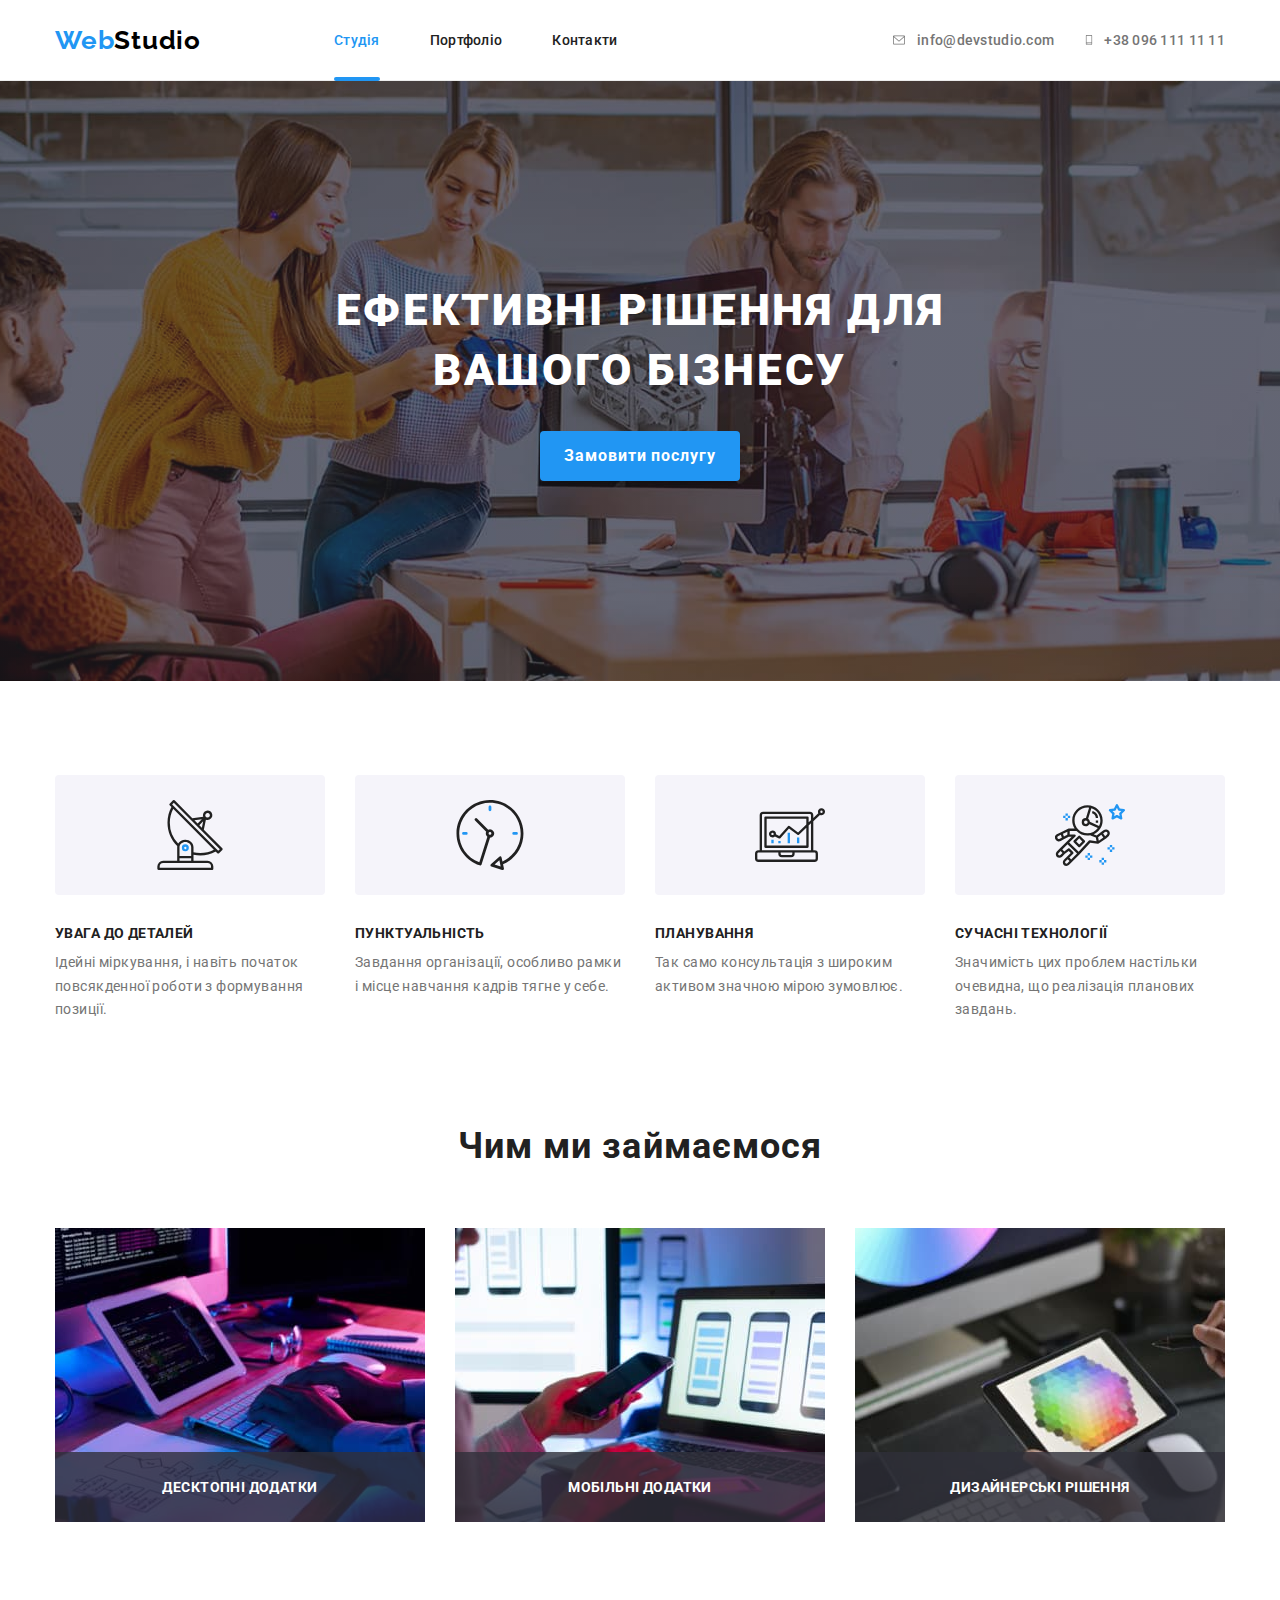
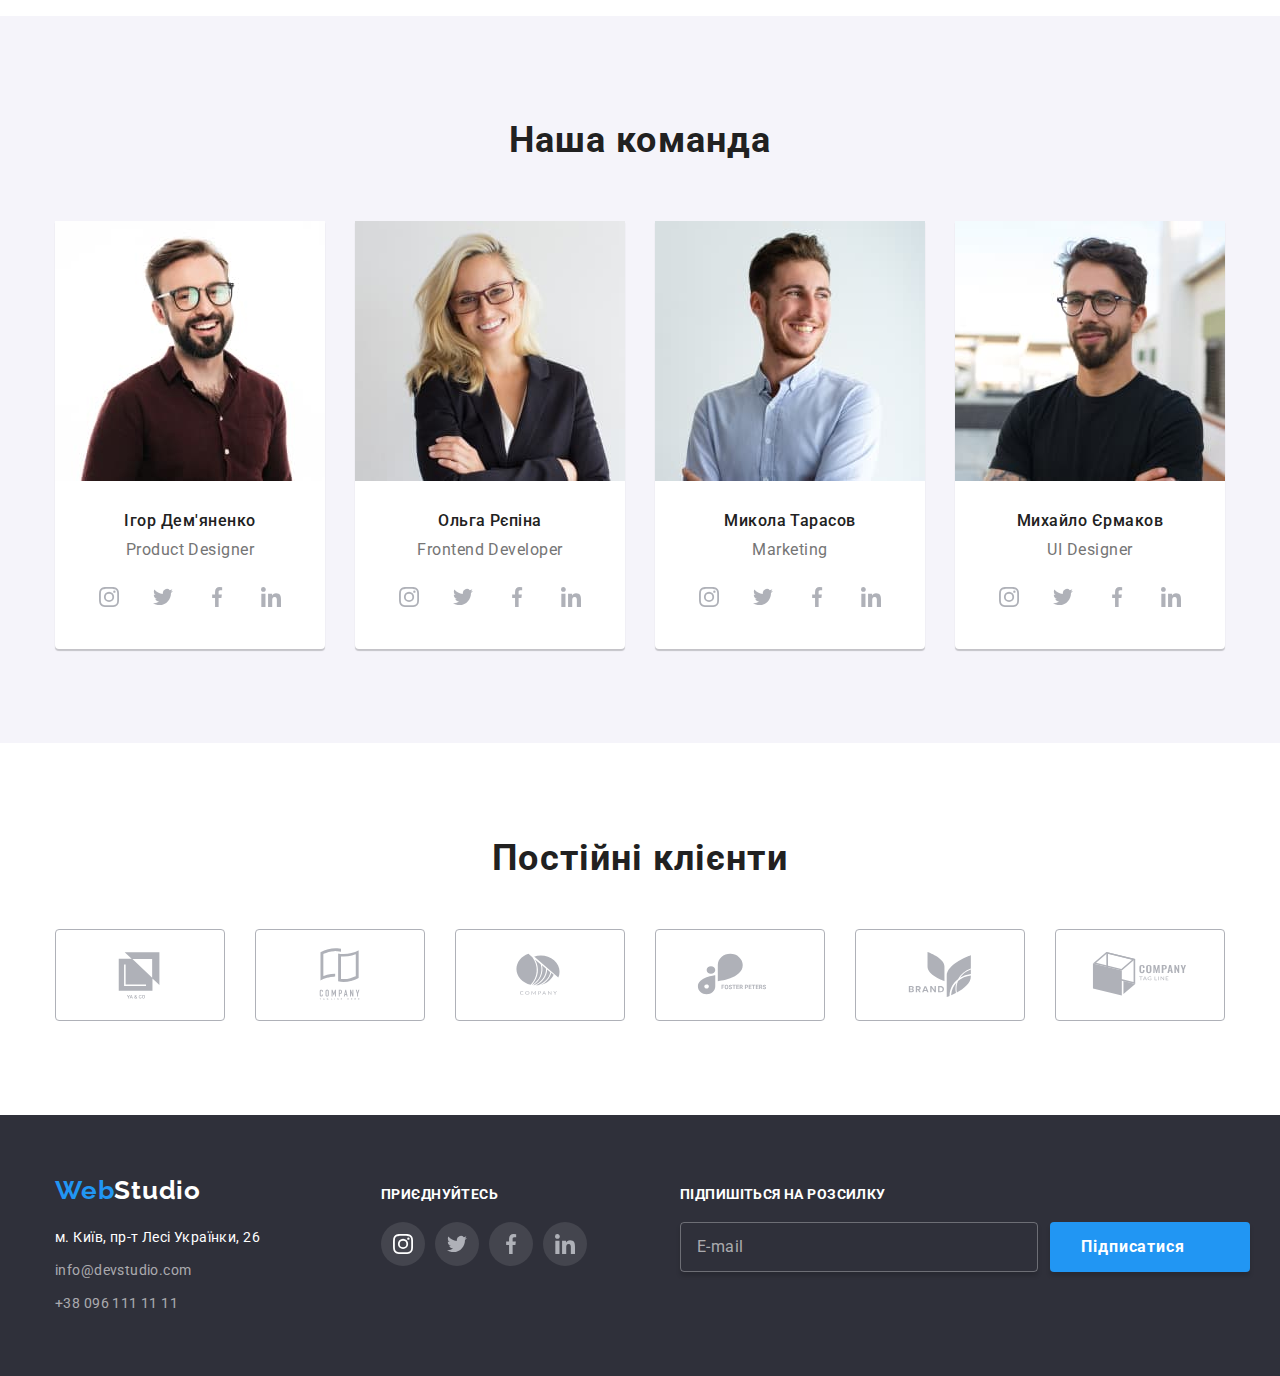
<file: index.html>
<!DOCTYPE html>
<html lang="uk">
  <head>
    <meta charset="UTF-8" />
    <meta name="viewport" content="width=device-width, initial-scale=1.0" />
    <title>Document</title>
    <!-- Project fonds -->
    <link rel="preconnect" href="https://fonts.googleapis.com" />
    <link rel="preconnect" href="https://fonts.gstatic.com" crossorigin />
    <link
      rel="stylesheet"
      href="https://cdnjs.cloudflare.com/ajax/libs/modern-normalize/2.0.0/modern-normalize.min.css "
    />
    <link
      href="https://fonts.googleapis.com/css2?family=Raleway:wght@700&family=Roboto:wght@400;500;700;900&display=swap"
      rel="stylesheet"
    />
    <!-- Custom styles -->
    <link rel="stylesheet" href="./css/main.min.css" />
  </head>
  <body>
    <header class="header">
      <div class="container navigation">
        <nav class="nav nav__mobile">
          <a class="logo logo__mobile" href=""
            >Web<span class="logo--black">Studio</span></a
          >
          <button
            type="button"
            class="menu-button"
            aria-expanded="false"
            data-menu-button
          >
            <svg
              class="svg-menu"
              width="40"
              height="40"
              aria-controls="mobile-menu"
              aria-label="перемикач мобільного меню"
            >
              <use class="icon-cross" href="./img/sprite.svg#cross"></use>
              <use class="icon-menu" href="./img/sprite.svg#menu"></use>
            </svg>
          </button>
          <div class="mobile-menu" id="mobile-menu" data-menu>
            <ul class="mobile-menu__nav">
              <li class="mobile-menu__nav-item">
                <a
                  href=""
                  class="mobile-menu__nav-link mobile-menu__nav-current"
                  rel="noopener noreferrer"
                  >Студія</a
                >
              </li>
              <li class="mobile-menu__nav-item">
                <a
                  href=""
                  class="mobile-menu__nav-link"
                  rel="noopener noreferrer"
                  >Портфоліо</a
                >
              </li>
              <li class="mobile-menu__nav-item">
                <a
                  href=""
                  class="mobile-menu__nav-link"
                  rel="noopener noreferrer"
                  >Контакти</a
                >
              </li>
            </ul>
            <ul class="mobile-menu__contacts">
              <li class="mobile-menu__contacts-item">
                <a
                  href="tel:+380961111111"
                  class="mobile-menu__contacts-tel"
                  rel="noopener noreferrer"
                  >+38 096 111 11 11</a
                >
              </li>
              <li class="mobile-menu__contacts-item">
                <a
                  href="mailto:info@devstudio.com"
                  class="mobile-menu__contacts-mail"
                  rel="noopener noreferrer"
                  >info@devstudio.com</a
                >
              </li>
            </ul>
            <ul class="mobile-menu__socials">
              <li class="mobile-menu__socials-item">
                <a
                  href=""
                  class="mobile-menu__socials-link mobile-menu__socials-current"
                  rel="noopener noreferrer"
                  >Instagram</a
                >
              </li>
              <li class="mobile-menu__socials-item">
                <a
                  href=""
                  class="mobile-menu__socials-link mobile-menu__socials-current"
                  rel="noopener noreferrer"
                  >Twitter</a
                >
              </li>
              <li class="mobile-menu__socials-item">
                <a
                  href=""
                  class="mobile-menu__socials-link mobile-menu__socials-current"
                  rel="noopener noreferrer"
                  >Facebook</a
                >
              </li>
              <li class="mobile-menu__socials-item">
                <a
                  href=""
                  class="mobile-menu__socials-link"
                  rel="noopener noreferrer"
                  >LinkedIn</a
                >
              </li>
            </ul>
          </div>


          <ul class="list nav__list">
            <li class="nav__item">
              <a class="nav__list--link__current nav__list--link link" href=""
                >Студія</a
              >
            </li>
            <li class="nav__item">
              <a class="nav__list--link link" href="./portfolio.html"
                >Портфоліо</a
              >
            </li>
            <li class="nav__item">
              <a class="nav__list--link link" href="">Контакти</a>
            </li>
          </ul>
        </nav>
        <ul class="contact--list list">
          <li class="item item-header">
            <a class="contact__mail" href="mailto:info@devstudio.com">
              <svg class="contact__icon tablet__mail" width="16px" height="12px">
                <use href="./img/sprite.svg#envelope"></use>
              </svg>
              info@devstudio.com
            </a>
          </li>
          <li class="item item-header">
            <a class="contact__tel" href="tel:+380961111111">
              <svg class="contact__icon tablet__tel" width="10px" height="16px">
                <use href="./img/sprite.svg#smartphone"></use></svg>+38 096 111 11 11
            </a>
          </li>
        </ul>
      </div>
    </header>
    <main>
      <section class="hero">
        <div class="container">
          <h1 class="main-title">Ефективні рішення для вашого бізнесу</h1>
          <button class="hero__btn" type="button" data-modal-open>
            Замовити послугу
          </button>
          <div class="backdrop is-hidden" data-modal>
            <div class="modal">
              <button type="button" class="modal__btn-close" data-modal-close>
                <svg class="btn-close__icon">
                  <use
                    href="./img/sprite.svg#close-btn"
                    class="close-icon"
                  ></use>
                </svg>
              </button>
              <div class="modal__fill">
                <strong class="modal__text"
                  >Залиште свої дані, ми вам передзвонимо</strong
                >
                <form name="modal-form">
                  <label class="modal__label">
                    <span class="label">Ім'я</span>
                    <input
                      type="text"
                      class="modal__input"
                      name="modal-name"
                      required
                    />
                    <svg class="modal__icon">
                      <use href="./img/sprite.svg#person-black"></use>
                    </svg>
                  </label>
                  <label class="modal__label">
                    <span class="label">Телефон</span>
                    <input
                      type="tel"
                      class="modal__input"
                      name="modal-phone"
                      required
                    />
                    <svg class="modal__icon">
                      <use href="./img/sprite.svg#phone-black"></use>
                    </svg>
                  </label>
                  <label class="modal__label">
                    <span class="label">Пошта</span>
                    <input
                      type="email"
                      class="modal__input"
                      name="modal-email"
                      required
                    />
                    <svg class="modal__icon">
                      <use href="./img/sprite.svg#email-black"></use>
                    </svg>
                  </label>
                  <label class="comment">
                    <span class="comment__label">Коментар</span>
                    <textarea
                      class="comment__text"
                      name="feedback"
                      rows="5"
                      placeholder="Введіть текст"
                    ></textarea>
                  </label>
                  <label class="modal__chexbox">
                    <input
                      class="chexbox visually-hidden"
                      type="checkbox"
                      required
                    />
                    <span class="modal__chexbox--custom">
                      <svg class="chexbox__icon--check" width="16" height="15">
                        <use href="./img/sprite.svg#icon-check"></use>
                      </svg>
                    </span>
                    <span class="agree"
                      >Погоджуюся з розсилкою та приймаю
                      <a class="agree__link">Умови договору</a>
                    </span>
                  </label>
                  <button class="submit-btn" type="submit">Відправити</button>
                </form>
              </div>
            </div>
          </div>
        </div>
      </section>

      <section class="feature section">
        <div class="container">
          <h2 class="visually-hidden">Особливості</h2>
          <ul class="list feature__list">
            <li class="feature__item">
              <div class="feature__icon">
                <svg class="feature__icon-item" width="70" height="70">
                  <use href="./img/sprite.svg#antenna"></use>
                </svg>
              </div>
              <h3 class="feature__title">УВАГА ДО ДЕТАЛЕЙ</h3>
              <p class="feature__text">
                Ідейні міркування, і навіть початок повсякденної роботи з
                формування позиції.
              </p>
            </li>
            <li class="feature__item">
              <div class="feature__icon">
                <svg
                  class="feature__icon-item"
                  width="70"
                  height="70"
                  color="#212121"
                >
                  <use href="./img/sprite.svg#clock"></use>
                </svg>
              </div>
              <h3 class="feature__title">ПУНКТУАЛЬНІСТЬ</h3>
              <p class="feature__text">
                Завдання організації, особливо рамки і місце навчання кадрів
                тягне у себе.
              </p>
            </li>
            <li class="feature__item">
              <div class="feature__icon">
                <svg class="feature__icon-item" width="70" height="70">
                  <use href="./img/sprite.svg#diagram"></use>
                </svg>
              </div>
              <h3 class="feature__title">ПЛАНУВАННЯ</h3>
              <p class="feature__text">
                Так само консультація з широким активом значною мірою зумовлює.
              </p>
            </li>
            <li class="feature__item">
              <div class="feature__icon">
                <svg class="feature__icon-item" width="70" height="70">
                  <use href="./img/sprite.svg#astronaut"></use>
                </svg>
              </div>
              <h3 class="feature__title">СУЧАСНІ ТЕХНОЛОГІЇ</h3>
              <p class="feature__text">
                Значимість цих проблем настільки очевидна, що реалізація
                планових завдань.
              </p>
            </li>
          </ul>
        </div>
      </section>

      <section class="work section">
        <div class="container">
          <h2 class="team__titele">Чим ми займаємося</h2>
          <ul class="work__list list">
            <li class="work__item">
              <div class="description-work">
                <p class="description-work__text">Десктопні додатки</p>
              </div>
              <picture>
                <source
                srcset="
                ./img/works/box-1.jpg    1x,
                ./img/works/box-1@2x.jpg 2x
                "
                media="(min-width: 1200px)"
                type="image/jpeg"
                >
                <img
                src="./img/box-1.jpg"
                alt="програміст пише код"
                width="370"
                height="294"
              />
              </picture>
            
            </li>
            <li class="work__item">
              <div class="description-work">
                <p class="description-work__text">Мобільні додатки</p>
              </div>
              <picture>
                <source 
                srcset="
                  ./img/works/box-2.jpg   1x,
                  ./img/works/box-2@2x.jpg 2x
                  " 
                media="(min-width: 1200px)"  
                type="image/jpeg"
                />
                <img
                src="./img/box-2.jpg"
                alt="дивиться дизайни телефонів"
                width="370"
                height="294"
                />
              </picture>
           
            </li>
            <li class="work__item">
              <div class="description-work">
                <p class="description-work__text">Дизайнерські рішення</p>
              </div>
              <picture>
                <source 
                  srcset="
                  ./img/works/box-3.jpg   1x,
                  ./img/works/box-3@2x.jpg 2x
                  " 
                  media="(min-width: 1200px)"  
                  type="image/jpeg"
                />
                <img
                src="./img/box-3.jpg"
                alt="на плашеті обирає кольори"
                width="370"
                height="294"
              />
              </picture>
          
            </li>
          </ul>
        </div>
      </section>

      <section class="team section">
        <div class="container">
          <h2 class="team__titele">Наша команда</h2>
          <ul class="team-list list">
            <li class="team__item">
              <picture>
                <source
                  srcset="
                    ./img/foto-team/igor450.jpg    1x,
                    ./img/foto-team/igor450@2x.jpg 2x
                  "
                  media="(max-width: 767px)"
                  type="image/jpeg" />
                <source
                  srcset="
                    ./img/foto-team/igor354.jpg    1x,
                    ./img/foto-team/igor354@2x.jpg 2x
                  "
                  media="(max-width: 1199px)"
                  type="image/jpeg" />
                <source
                  srcset="
                    ./img/foto-team/igor270.jpg    1x,
                    ./img/foto-team/igor270@2x.jpg 2x
                  "
                  media="(min-width: 1200px)"
                  type="image/jpeg" />
                <img
                  class="team__foto"
                  src="./img/foto-team/igor450.jpg"
                  alt="фото чоловіка"
                  width="450"
                  
              /></picture>
              <div class="about">
                <h3 class="about__name">Ігор Дем'яненко</h3>
                <p class="about__position" lang="en">Product Designer</p>
                <ul class="team-socials">
                  <li class="item-socials">
                    <a
                      href="#"
                      class="link-socials"
                      target="_blank"
                      rel="noopener noreferrer"
                    >
                      <svg class="socials-icon">
                        <use href="./img/sprite.svg#instagram"></use>
                      </svg>
                    </a>
                  </li>
                  <li class="item-socials">
                    <a
                      href="#"
                      class="link-socials"
                      target="_blank"
                      rel="noopener noreferrer"
                    >
                      <svg class="socials-icon">
                        <use href="./img/sprite.svg#twitter"></use>
                      </svg>
                    </a>
                  </li>
                  <li class="item-socials">
                    <a
                      href="#"
                      class="link-socials"
                      target="_blank"
                      rel="noopener noreferrer"
                    >
                      <svg class="socials-icon">
                        <use href="./img/sprite.svg#facebook"></use>
                      </svg>
                    </a>
                  </li>
                  <li class="item-socials">
                    <a
                      href="#"
                      class="link-socials"
                      target="_blank"
                      rel="noopener noreferrer"
                    >
                      <svg class="socials-icon">
                        <use href="./img/sprite.svg#linkedin"></use>
                      </svg>
                    </a>
                  </li>
                </ul>
              </div>
            </li>
            <li class="team__item">
              <picture>
                <source
                  srcset="
                    ./img/foto-team/olya450.jpg    1x,
                    ./img/foto-team/olya450@2x.jpg 2x
                  "
                  media="(max-width: 767px)"
                  type="image/jpeg"
                />
                <source
                  srcset="
                    ./img/foto-team/olya354.jpg    1x,
                    ./img/foto-team/olya354@2x.jpg 2x
                  "
                  media="(max-width: 1199px)"
                  type="image/jpeg"
                />
                <source
                  srcset="
                    ./img/foto-team/olya270.jpg    1x,
                    ./img/foto-team/olya270@2x.jpg 2x
                  "
                  media="(min-width: 1200px)"
                  type="image/jpeg"
                />
                <img
                  src="./img/foto-team/olya450.jpg"
                  alt="фото жінки"
                  width="450"
                 
                />
              </picture>
              <div class="about">
                <h3 class="about__name">Ольга Рєпіна</h3>
                <p class="about__position" lang="en">Frontend Developer</p>
                <ul class="team-socials">
                  <li class="item-socials">
                    <a
                      href="#"
                      class="link-socials"
                      target="_blank"
                      rel="noopener noreferrer"
                    >
                      <svg class="socials-icon">
                        <use href="./img/sprite.svg#instagram"></use>
                      </svg>
                    </a>
                  </li>
                  <li class="item-socials">
                    <a
                      href="#"
                      class="link-socials"
                      target="_blank"
                      rel="noopener noreferrer"
                    >
                      <svg class="socials-icon">
                        <use href="./img/sprite.svg#twitter"></use>
                      </svg>
                    </a>
                  </li>
                  <li class="item-socials">
                    <a
                      href="#"
                      class="link-socials"
                      target="_blank"
                      rel="noopener noreferrer"
                    >
                      <svg class="socials-icon">
                        <use href="./img/sprite.svg#facebook"></use>
                      </svg>
                    </a>
                  </li>
                  <li class="item-socials">
                    <a
                      href="#"
                      class="link-socials"
                      target="_blank"
                      rel="noopener noreferrer"
                    >
                      <svg class="socials-icon">
                        <use href="./img/sprite.svg#linkedin"></use>
                      </svg>
                    </a>
                  </li>
                </ul>
              </div>
            </li>
            <li class="team__item">
              <picture>
                <source
                  srcset="
                    ./img/foto-team/nick450.jpg    1x,
                    ./img/foto-team/nick450@2x.jpg 2x
                  "
                  media="(max-width: 767px)"
                  type="image/jpeg"
                />
                <source
                  srcset="
                    ./img/foto-team/nick354.jpg    1x,
                    ./img/foto-team/nick354@2x.jpg 2x
                  "
                  media="(max-width: 1199px)"
                  type="image/jpeg"
                />
                <source
                  srcset="
                    ./img/foto-team/nick270.jpg    1x,
                    ./img/foto-team/nick270@2x.jpg 2x
                  "
                  media="(min-width: 1200px)"
                  type="image/jpeg"
                />
                <img
                  src="./img/foto-team/nick450.jpg"
                  alt="фото чоловіка"
                  width="450"
                  
                />
              </picture>
              <div class="about">
                <h3 class="about__name">Микола Тарасов</h3>
                <p class="about__position" lang="en">Marketing</p>
                <ul class="team-socials">
                  <li class="item-socials">
                    <a
                      href="#"
                      class="link-socials"
                      target="_blank"
                      rel="noopener noreferrer"
                    >
                      <svg class="socials-icon">
                        <use href="./img/sprite.svg#instagram"></use>
                      </svg>
                    </a>
                  </li>
                  <li class="item-socials">
                    <a
                      href="#"
                      class="link-socials"
                      target="_blank"
                      rel="noopener noreferrer"
                    >
                      <svg class="socials-icon">
                        <use href="./img/sprite.svg#twitter"></use>
                      </svg>
                    </a>
                  </li>
                  <li class="item-socials">
                    <a href="#" class="link-socials">
                      <svg class="socials-icon">
                        <use href="./img/sprite.svg#facebook"></use>
                      </svg>
                    </a>
                  </li>
                  <li class="item-socials">
                    <a href="#" class="link-socials">
                      <svg class="socials-icon">
                        <use href="./img/sprite.svg#linkedin"></use>
                      </svg>
                    </a>
                  </li>
                </ul>
              </div>
            </li>
            <li class="team__item">
              <picture>
                <source
                  srcset="
                    ./img/foto-team/misha450.jpg    1x,
                    ./img/foto-team/misha450@2x.jpg 2x
                  "
                  media="(max-width: 767px)"
                  type="image/jpeg"
                />
                <source
                  srcset="
                    ./img/foto-team/misha354.jpg    1x,
                    ./img/foto-team/misha354@2x.jpg 2x
                  "
                  media="(max-width: 1199px)"
                  type="image/jpeg"
                />
                <source
                  srcset="
                    ./img/foto-team/misha270.jpg    1x,
                    ./img/foto-team/misha270@2x.jpg 2x
                  "
                  media="(min-width: 1200px)"
                  type="image/jpeg"
                />

                <img
                  src="./img/foto-team/misha450.jpg"
                  alt="фото чоловіка"
                  width="450"
                  
                />
              </picture>
              <div class="about">
                <h3 class="about__name">Михайло Єрмаков</h3>
                <p class="about__position" lang="en">UI Designer</p>
                <ul class="team-socials">
                  <li class="item-socials">
                    <a
                      href="#"
                      class="link-socials"
                      target="_blank"
                      rel="noopener noreferrer"
                    >
                      <svg class="socials-icon">
                        <use href="./img/sprite.svg#instagram"></use>
                      </svg>
                    </a>
                  </li>
                  <li class="item-socials">
                    <a
                      href="#"
                      class="link-socials"
                      target="_blank"
                      rel="noopener noreferrer"
                    >
                      <svg class="socials-icon">
                        <use href="./img/sprite.svg#twitter"></use>
                      </svg>
                    </a>
                  </li>
                  <li class="item-socials">
                    <a
                      href="#"
                      class="link-socials"
                      target="_blank"
                      rel="noopener noreferrer"
                    >
                      <svg class="socials-icon">
                        <use href="./img/sprite.svg#facebook"></use>
                      </svg>
                    </a>
                  </li>
                  <li class="item-socials">
                    <a
                      href="#"
                      class="link-socials"
                      target="_blank"
                      rel="noopener noreferrer"
                    >
                      <svg class="socials-icon">
                        <use href="./img/sprite.svg#linkedin"></use>
                      </svg>
                    </a>
                  </li>
                </ul>
              </div>
            </li>
          </ul>
        </div>
      </section>

      <section class="clients section">
        <div class="container">
          <h2 class="clients__title">Постійні клієнти</h2>
          <ul class="clients__list list">
            <li class="clients__item">
              <a
                href="#"
                class="clients__link"
                target="_blank"
                rel="noopener noreferrer"
              >
                <svg class="clients__icon" width="106" height="60">
                  <use href="./img/sprite.svg#Logo1"></use>
                </svg>
              </a>
            </li>
            <li class="clients__item">
              <a
                href="#"
                class="clients__link"
                target="_blank"
                rel="noopener noreferrer"
              >
                <svg class="clients__icon" width="106" height="60">
                  <use href="./img/sprite.svg#Logo2"></use>
                </svg>
              </a>
            </li>
            <li class="clients__item">
              <a
                href="#"
                class="clients__link"
                target="_blank"
                rel="noopener noreferrer"
              >
                <svg class="clients__icon" width="106" height="60">
                  <use href="./img/sprite.svg#Logo3"></use>
                </svg>
              </a>
            </li>
            <li class="clients__item">
              <a
                href="#"
                class="clients__link"
                target="_blank"
                rel="noopener noreferrer"
              >
                <svg class="clients__icon" width="106" height="60">
                  <use href="./img/sprite.svg#Logo4"></use>
                </svg>
              </a>
            </li>
            <li class="clients__item">
              <a
                href="#"
                class="clients__link"
                target="_blank"
                rel="noopener noreferrer"
              >
                <svg class="clients__icon" width="106" height="60">
                  <use href="./img/sprite.svg#Logo5"></use>
                </svg>
              </a>
            </li>
            <li class="clients__item">
              <a
                href="#"
                class="clients__link"
                target="_blank"
                rel="noopener noreferrer"
              >
                <svg class="clients__icon" width="106" height="60">
                  <use href="./img/sprite.svg#Logo6"></use>
                </svg>
              </a>
            </li>
          </ul>
        </div>
      </section>
    </main>

    <footer class="footer">
      <div class="container container__footer">
        <div class="footer-box">
          <a
            class="logo footer__logo"
            href=""
            target="_blank"
            rel="noopener noreferrer"
            >Web<span class="logo--white">Studio</span></a
          >
          <address class="address">
            <ul class="address__list">
              <li class="address__item">
                <a
                  class="address__link"
                  href="https://goo.gl/maps/btcpsNHgYNXdNAkd9"
                  target="_blank"
                  rel="noopener noreferrer"
                  >м. Київ, пр-т Лесі Українки, 26</a
                >
              </li>
              <li class="item-email">
                <a
                  class="address-cont__link"
                  href="mailto:info@devstudio.com"
                  target="_blank"
                  rel="noopener noreferrer"
                  >info@devstudio.com</a
                >
              </li>
              <li class="item-phone">
                <a
                  class="address-cont__link"
                  href="tel:+380961111111"
                  target="_blank"
                  rel="noopener noreferrer"
                  >+38 096 111 11 11</a
                >
              </li>
            </ul>
          </address>
        </div>
        <div class="join">
          <h3 class="join__title">приєднуйтесь</h3>
          <ul class="join__list">
            <li class="join__item">
              <a
                href="#"
                class="join__link"
                target="_blank"
                rel="noopener noreferrer"
                aria-label="іконка instagram"
              >
                <svg class="join__icon">
                  <use href="./img/sprite.svg#instagram"></use>
                </svg>
              </a>
            </li>
            <li class="join__item">
              <a
                href="#"
                class="join__link"
                target="_blank"
                rel="noopener noreferrer"
                aria-label="іконка twitter"
              >
                <svg class="join__icon">
                  <use href="./img/sprite.svg#twitter"></use>
                </svg>
              </a>
            </li>
            <li class="join__item">
              <a
                href="#"
                class="join__link"
                target="_blank"
                rel="noopener noreferrer"
                aria-label="іконка facebook"
              >
                <svg class="join__icon">
                  <use href="./img/sprite.svg#facebook"></use>
                </svg>
              </a>
            </li>
            <li class="join__item">
              <a
                href="#"
                class="join__link"
                target="_blank"
                rel="noopener noreferrer"
                aria-label="іконка linkedin"
              >
                <svg class="join__icon">
                  <use href="./img/sprite.svg#linkedin"></use>
                </svg>
              </a>
            </li>
          </ul>
        </div>
        <div class="subscribe">
          <h3 class="subscribe__title">Підпишіться на розсилку</h3>
          <form class="subscribe__form">
            <input
              class="subscribe__input"
              type="email"
              name="mail"
              id="mail"
              placeholder="E-mail"
              required
            />
            <button type="submit" class="subscribe__btn">
              Підписатися<svg class="icon-send" width="24" height="24">
                <use href="./img/sprite.svg#icon-send"></use>
              </svg>
            </button>
          </form>
        </div>
      </div>
    </footer>
    <script src="./js/modal.js"></script>
    <script src="./js/mobile-menu.js"></script>
  </body>
</html>
</file>
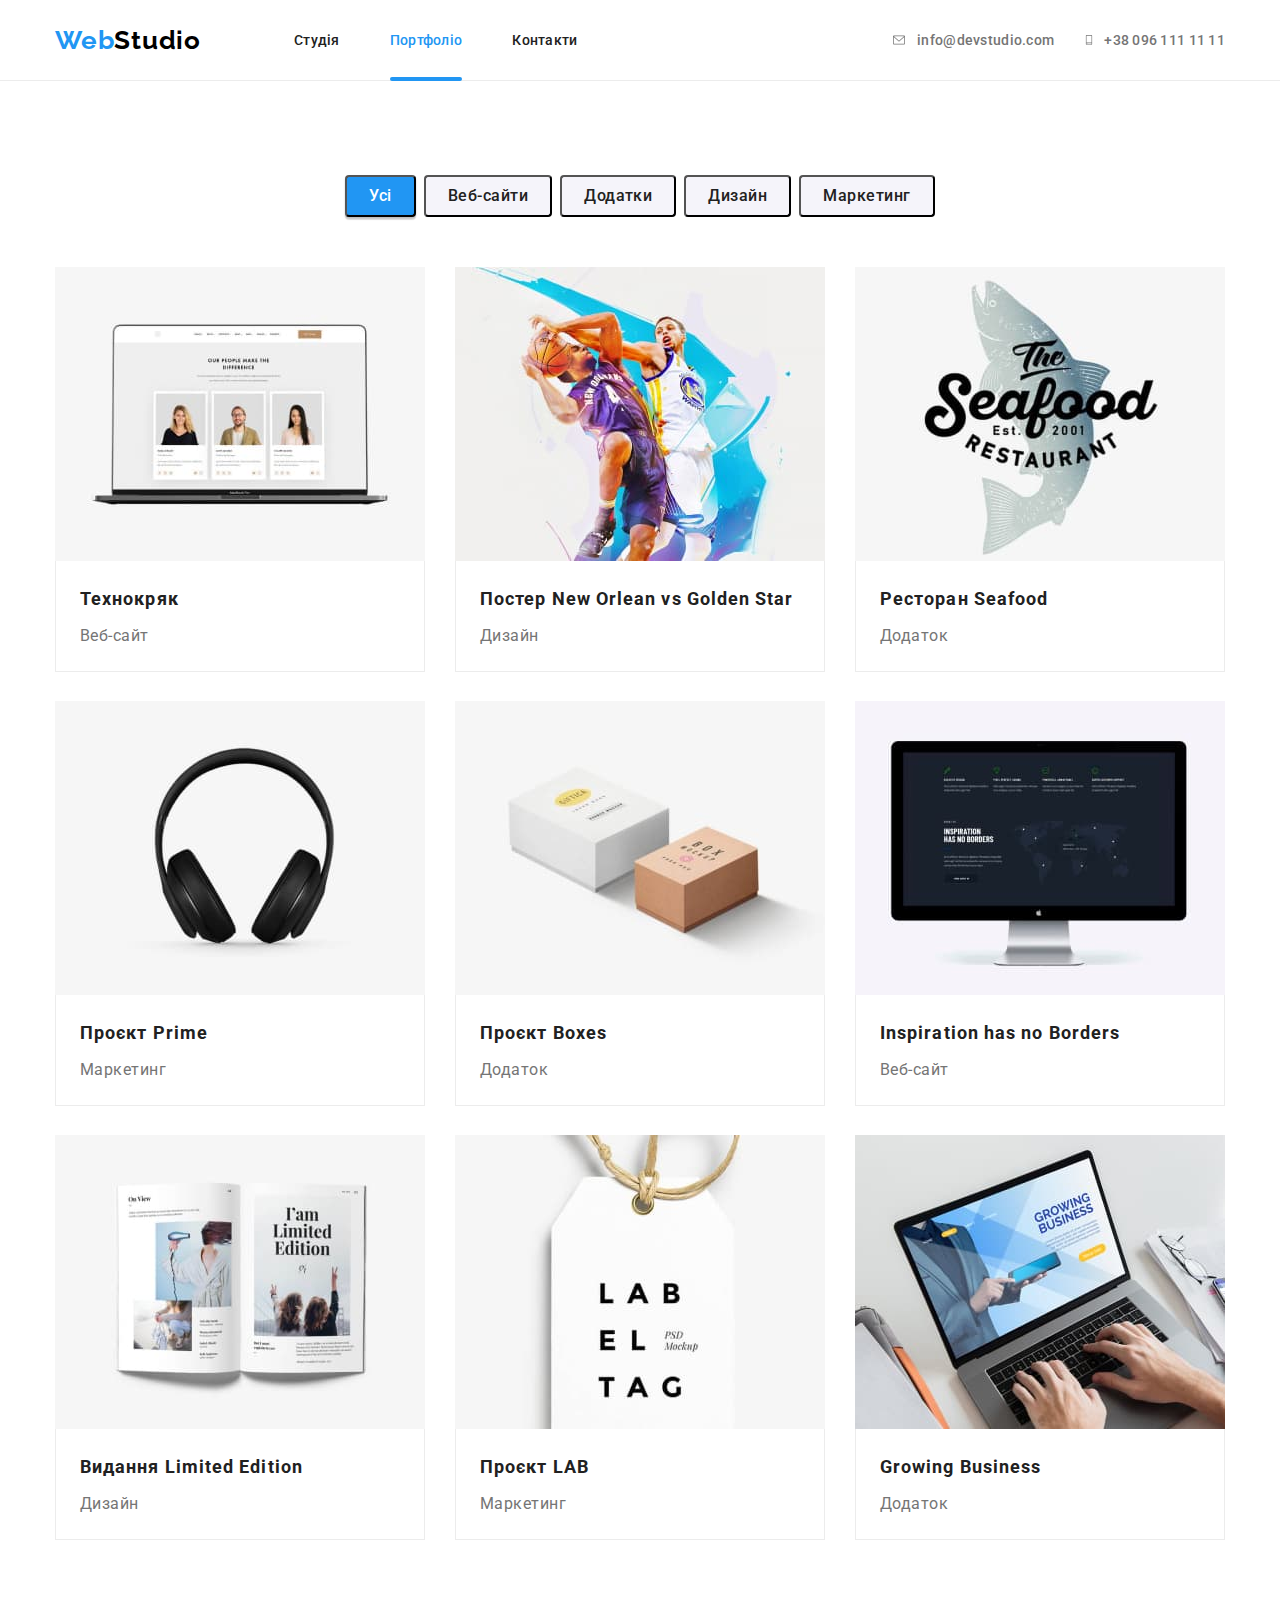
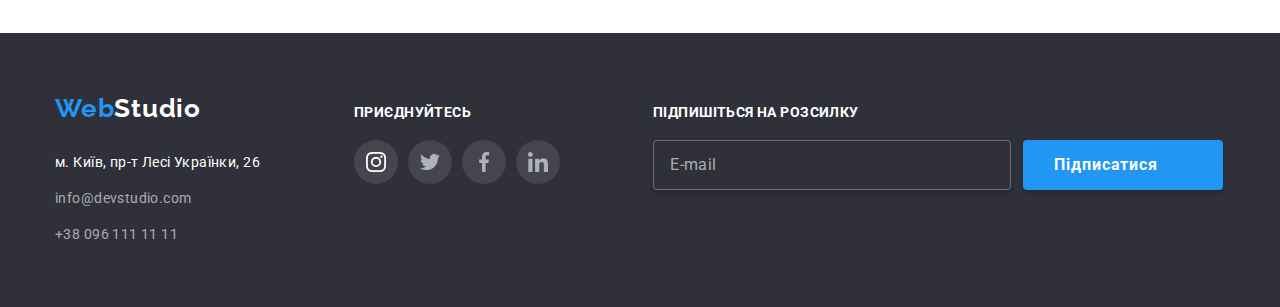
<file: portfolio.html>
<!DOCTYPE html>
<html lang="uk">
  <head>
    <meta charset="UTF-8" />
    <meta name="viewport" content="width=device-width, initial-scale=1.0" />
    <title>Portfolio</title>
    <!-- Project fonds -->
    <link rel="preconnect" href="https://fonts.googleapis.com" />
    <link rel="preconnect" href="https://fonts.gstatic.com" crossorigin />
    <link
      rel="stylesheet"
      href="https://cdnjs.cloudflare.com/ajax/libs/modern-normalize/2.0.0/modern-normalize.min.css "
    />
    <link
      href="https://fonts.googleapis.com/css2?family=Raleway:wght@700&family=Roboto:wght@400;500;700;900&display=swap"
      rel="stylesheet"
    />
    <!-- Custom styles -->
    <link rel="stylesheet" href="./css/styles.css" />
  </head>
  <body>
    <header class="header">
      <div class="container navigation">
        <nav class="nav">
          <a class="logo" href=""
          >Web<span class="logo--black">Studio</span></a
          >
          <ul class="list nav__list">
            <li class="nav__item">
              <a class="nav__list--link link" href="">Студія</a>
            </li>
            <li class="nav__item">
              <a class="nav__list--link__current nav__list--link link" href="./portfolio.html">Портфоліо</a>
            </li>
            <li class="nav__item">
              <a class="nav__list--link link" href="">Контакти</a>
            </li>
          </ul>
        </nav>
        <ul class="contact--list list">
          <li class="item item-header">
            <a class="contact__mail" href="mailto:info@devstudio.com"
              > 
              <svg class="contact__icon" width="16px" height="12px">
                <use href="./img/sprite.svg#envelope"></use>
              </svg>
              info@devstudio.com
            </a>
          </li>
          <li class="item item-header">
            <a class="contact__tel" href="tel:+380961111111"
              > <svg class="contact__icon" width="10px" height="16px">
                <use href="./img/sprite.svg#smartphone"></use>
              </svg>+38 096 111 11 11
            </a
            >
          </li>
        </ul>
      </div>
    </header>
    <main>
      <!-- <h1>Фільтри</h1> -->
      <section class="portfolio section">
        <div class="container filters">
          <ul class="list-filters">
            <li class="item-filter">
              <button class="active-btn" type="button">Усі</button>
            </li>
            <li class="item-filter">
              <button class="btn-filters" type="button">Веб-сайти</button>
            </li>
            <li class="item-filter">
              <button class="btn-filters" type="button">Додатки</button>
            </li>
            <li class="item-filter">
              <button class="btn-filters" type="button">Дизайн</button>
            </li>
            <li class="item-filter">
              <button class="btn-filters" type="button">Маркетинг</button>
            </li>
          </ul>
          <!-- Portfolio -->

          <ul class="list list-portfolio">
            <li class="item-portfolio">
              <a class="link-filter" href="">
                <div class="card-actions">
                  <p class="text-description">Ресурс пропонує комплексні пропозиції з різним рівнем функціоналу та сервісів. Все це дозволить відвідувачу отримати вичерпні відомості про компанію чи приватну особу.</p>
                  <img
                  src="./img/portfolio/portfolio-1.jpg"
                  alt="розробники сайтів"
                  width="370"
                  height="294"
                />
                </div>
                <div class="portfolio-box">
                  <h2 class="title-portfolio">Технокряк</h2>
                  <p class="text-portfolio">Веб-сайт</p>
                </div>
              </a>
            </li>

            <li class="item-portfolio">
              <a class="link-filter" href="">
                <div class="card-actions">
                  <p class="text-description">Ресурс пропонує комплексні пропозиції з різним рівнем функціоналу та сервісів. Все це дозволить відвідувачу отримати вичерпні відомості про компанію чи приватну особу.</p>
                  <img
                  src="./img/portfolio/portfolio-2.jpg"
                  alt="розробники сайтів"
                  width="370"
                  height="294"
                />
                </div>
                <div class="portfolio-box">
                  <h2 class="title-portfolio">
                    Постер New Orlean vs Golden Star
                  </h2>
                  <p class="text-portfolio">Дизайн</p>
                </div>
              </a>
            </li>

            <li class="item-portfolio">
              <a class="link-filter" href="">
                <div class="card-actions">
                  <p class="text-description">Ресурс пропонує комплексні пропозиції з різним рівнем функціоналу та сервісів. Все це дозволить відвідувачу отримати вичерпні відомості про компанію чи приватну особу.</p>
                  <img
                  src="./img/portfolio/portfolio-3.jpg"
                  alt="розробники сайтів"
                  width="370"
                  height="294"
                />
                </div>
                <div class="portfolio-box">
                  <h2 class="title-portfolio">Ресторан Seafood</h2>
                  <p class="text-portfolio">Додаток</p>
                </div>
              </a>
            </li>

            <li class="item-portfolio">
              <a class="link-filter" href="">
                <div class="card-actions">
                  <p class="text-description">Ресурс пропонує комплексні пропозиції з різним рівнем функціоналу та сервісів. Все це дозволить відвідувачу отримати вичерпні відомості про компанію чи приватну особу.</p>
                  <img
                  src="./img/portfolio/portfolio-4.jpg"
                  alt="розробники сайтів"
                  width="370"
                  height="294"
                />
                </div>
                <div class="portfolio-box">
                  <h2 class="title-portfolio">Проєкт Prime</h2>
                  <p class="text-portfolio">Маркетинг</p>
                </div>
              </a>
            </li>

            <li class="item-portfolio">
              <a class="link-filter" href="">
                <div class="card-actions">
                  <p class="text-description">Ресурс пропонує комплексні пропозиції з різним рівнем функціоналу та сервісів. Все це дозволить відвідувачу отримати вичерпні відомості про компанію чи приватну особу.</p>
                  <img
                  src="./img/portfolio/portfolio-5.jpg"
                  alt="розробники сайтів"
                  width="370"
                  height="294"
                />
                </div>
                <div class="portfolio-box">
                  <h2 class="title-portfolio">Проєкт Boxes</h2>
                  <p class="text-portfolio">Додаток</p>
                </div>
              </a>
            </li>

            <li class="item-portfolio">
              <a class="link-filter" href="">
                <div class="card-actions">
                  <p class="text-description">Ресурс пропонує комплексні пропозиції з різним рівнем функціоналу та сервісів. Все це дозволить відвідувачу отримати вичерпні відомості про компанію чи приватну особу.</p>
                  <img
                  src="./img/portfolio/portfolio-6.jpg"
                  alt="розробники сайтів"
                  width="370"
                  height="294"
                />
                </div>
                <div class="portfolio-box">
                  <h2 class="title-portfolio">Inspiration has no Borders</h2>
                  <p class="text-portfolio">Веб-сайт</p>
                </div>
              </a>
            </li>

            <li class="item-portfolio">
              <a class="link-filter" href="">
                <div class="card-actions">
                  <p class="text-description">Ресурс пропонує комплексні пропозиції з різним рівнем функціоналу та сервісів. Все це дозволить відвідувачу отримати вичерпні відомості про компанію чи приватну особу.</p>
                  <img
                  src="./img/portfolio/portfolio-7.jpg"
                  alt="розробники сайтів"
                  width="370"
                  height="294"
                />
                </div>
                <div class="portfolio-box">
                  <h2 class="title-portfolio">Видання Limited Edition</h2>
                  <p class="text-portfolio">Дизайн</p>
                </div>
              </a>
            </li>

            <li class="item-portfolio">
              <a class="link-filter" href="">
                <div class="card-actions">
                  <p class="text-description">Ресурс пропонує комплексні пропозиції з різним рівнем функціоналу та сервісів. Все це дозволить відвідувачу отримати вичерпні відомості про компанію чи приватну особу.</p>
                  <img
                  src="./img/portfolio/portfolio-8.jpg"
                  alt="розробники сайтів"
                  width="370"
                  height="294"
                />
                </div>
                <div class="portfolio-box">
                  <h2 class="title-portfolio">Проєкт LAB</h2>
                  <p class="text-portfolio">Маркетинг</p>
                </div>
              </a>
            </li>

            <li class="item-portfolio">
              <a class="link-filter" href="">
                <div class="card-actions">
                  <p class="text-description">Ресурс пропонує комплексні пропозиції з різним рівнем функціоналу та сервісів. Все це дозволить відвідувачу отримати вичерпні відомості про компанію чи приватну особу.</p>
                  <img
                  src="./img/portfolio/portfolio-9.jpg"
                  alt="розробники сайтів"
                  width="370"
                  height="294"
                />
                </div>
                <div class="portfolio-box">
                  <h2 class="title-portfolio">Growing Business</h2>
                  <p class="text-portfolio">Додаток</p>
                </div>
              </a>
            </li>
          </ul>
        </div>
      </section>
    </main>
    <footer class="footer">
      <div class="container container-footer">
        <div class="footer-box">
          <a class="logo logo-footer" href=""  target="_blank"
          rel="noopener noreferrer"
          >Web<span class="logo--white">Studio</span></a
        >
        <address class="address">
          <ul class="list-footer">
            <li class="item-footer">
              <a
                class="link-address"
                href="https://goo.gl/maps/btcpsNHgYNXdNAkd9"
                target="_blank"
                rel="noopener noreferrer"
                >м. Київ, пр-т Лесі Українки, 26</a
              >
            </li>
            <li class="item-email">
              <a 
                class="footer-email" 
                href="mailto:info@devstudio.com"
                target="_blank"
                rel="noopener noreferrer"
                >info@devstudio.com</a
              >
            </li>
            <li class="item-phone">
              <a 
                class="footer-phone" 
                href="tel:+380961111111"
                target="_blank"
                rel="noopener noreferrer"
                >+38 096 111 11 11</a
              >
            </li>
          </ul>
        </address>
        </div>
        <div class="join-container">
          <h3 class="join-title">приєднуйтесь</h3>
          <ul class="join-list">
            <li class="join-item">
              <a href="#" class="link-join" target="_blank" rel="noopener noreferrer"
              aria-label="іконка instagram">
                <svg class="join-icon">
                  <use href="./img/sprite.svg#instagram"></use>
                </svg>
              </a>
            </li>
            <li class="join-item">
              <a href="#" class="link-join" target="_blank" rel="noopener noreferrer"
              aria-label="іконка twitter">
                <svg class="join-icon">
                  <use href="./img/sprite.svg#twitter"></use>
                </svg>
              </a>
            </li>
            <li class="join-item">
              <a href="#" class="link-join" target="_blank" rel="noopener noreferrer"
              aria-label="іконка facebook">
                <svg class="join-icon">
                  <use href="./img/sprite.svg#facebook"></use>
                </svg>
              </a>
            </li>
            <li class="join-item">
              <a href="#" class="link-join" target="_blank" rel="noopener noreferrer"
              aria-label="іконка linkedin">
                <svg class="join-icon">
                  <use href="./img/sprite.svg#linkedin"></use>
                </svg>
              </a>
            </li>
         </ul>
        </div>
        <div class="subscribe-footer">
          <p class="subscribe-text">Підпишіться на розсилку</p>
          <form class="form-main-footer">
            <input class="subscribe-input-footer" type="email" name="mail" id="mail" placeholder="E-mail" required>
            <button type="submit" class="btn-main-footer">Підписатися<svg class="icon-send" width="24" height="24">
                <use href="./img/sprite.svg#icon-send"></use>
              </svg>
            </button>
          </form>
        </div>

      </div>

    </footer>
  </body>
</html>
</file>
<file: css/styles.css>
:root {
  --main-font: "Roboto", sans-serif;
  --secondary-font: "Raleway", sans-serif;
  /* text color */
  --main-txt-cl: #757575;
  --secondary-txt-cl: #212121;
  /* background-color */
  --main-bg-cl: #2f303a;
  --secondary-bg-cl: #ffffff;
}
h1,
h2,
h3,
h4,
h5,
h6,
p {
  margin: 0;
}

img {
  display: block;
}

body {
  font-family: var(--main-font);
  font-size: 14px;
  line-height: 1.71;
  letter-spacing: 0.42px;
  color: var(--main-txt-cl);
}
/* Утиліти */

.list,
.list-work,
.list-people,
.list-footer,
.list-filters,
.list-portfolio,
.list-partners,
.join-list {
  list-style: none;
  padding: 0;
  margin: 0;
}
.section {
  padding-top: 94px;
  padding-bottom: 94px;
}
.visually-hidden {
  position: absolute;
  width: 1px;
  height: 1px;
  margin: -1px;
  border: 0;
  padding: 0;
  clip: rect(0 0 0 0);
  overflow: hidden;
}

/* Лінки */
.link,
.link-studia,
.link-porfolio,
.header-email,
.header-phone,
.link-address,
.footer-email,
.footer-phone {
  text-decoration: none;
  color: var(--main-txt-cl);
  font-family: var(--main-font);
  font-size: 14px;
}

.link,
.link-studia,
.link-porfolio {
  color: var(--secondary-txt-cl);
  transition: color 250ms cubic-bezier(0.4, 0, 0.2, 1);
}

.link:hover,
.link:focus,
.header-email:hover,
.header-email:focus,
.header-phone:hover,
.header-phone:focus {
  color: #2196f3;
  cursor: pointer;
}
.link-studia,
.link-porfolio {
  color: #2196f3;
  cursor: pointer;
}

.link,
.link-studia,
.link-porfolio,
.header-email,
.header-phone {
  font-weight: 500;
  line-height: normal;
  letter-spacing: 0.28px;
  transition: color 250ms cubic-bezier(0.4, 0, 0.2, 1);
}

.link-address,
.footer-email,
.footer-phone {
  color: #ffffff;
  line-height: 1.71;
  letter-spacing: 0.42px;
  font-style: normal;
  transition: color 250ms cubic-bezier(0.4, 0, 0.2, 1);
}
.footer-email,
.footer-phone {
  color: rgba(255, 255, 255, 0.6);
}
.link-filter {
  text-decoration: none;
}

.container {
  margin-left: auto;
  margin-right: auto;
  padding-left: 15px;
  padding-right: 15px;
  width: 1200px;
}
.header {
  border-bottom: 1px solid #ececec;
}

/* PAGE--HEADER */
.navigation {
  display: flex;
  align-items: center;
  justify-content: center;
}
.nav {
  display: flex;
  align-items: center;
}
/* Logo */

.logo {
  color: #2196f3;
  font-family: var(--secondary-font);
  font-size: 26px;
  font-weight: 700;
  letter-spacing: 0.78px;
  line-height: normal;
  font-style: normal;
  text-decoration: none;
}
.logo--black {
  color: #000000;
}
.logo--white {
  color: #ffffff;
}
.nav__list {
  margin-left: 93px;
  display: flex;
  gap: 50px;
}
.nav__list--link {
  display: block;
  padding-top: 32px;
  padding-bottom: 32px;
}

.nav__list--link__current {
  position: relative;
  color: #2196f3;
  cursor: pointer;
}
.nav__list--link__current::after {
  position: absolute;
  content: "";
  display: block;
  width: 100%;
  bottom: 0;
  background-color: #2196f3;
  height: 4px;
  border-radius: 2px;
  margin-bottom: -1px;
}
.link-porfolio {
  position: relative;
}

.link-porfolio::after {
  position: absolute;
  content: "";
  display: block;
  width: 100%;
  bottom: 0;
  background-color: #2196f3;
  height: 4px;
  border-radius: 2px;
  margin-bottom: -1px;
}

.contact--list {
  display: flex;
  gap: 30px;
  margin-left: auto;
  align-items: center;
}
.contact__mail {
  display: flex;
  align-items: center;
  text-decoration: none;
  color: var(--main-txt-cl);
  font-family: var(--main-font);
  font-size: 14px;
  font-style: normal;
  font-weight: 500;
  line-height: normal;
  letter-spacing: 0.28px;
  transition: color 250ms cubic-bezier(0.4, 0, 0.2, 1);
}
.contact__mail:hover, 
.contact__mail:focus {
  color: #2196f3;
  cursor: pointer;
} 
.contact__tel {
  display: flex;
  align-items: center;
  text-decoration: none;
  color: var(--main-txt-cl);
  font-family: var(--main-font);
  font-size: 14px;
  font-style: normal;
  font-weight: 500;
  line-height: normal;
  letter-spacing: 0.28px;
  transition: color 250ms cubic-bezier(0.4, 0, 0.2, 1);
}
.contact__tel:hover, 
.contact__tel:focus {
  color: #2196f3;
  cursor: pointer;
} 

.contact__icon {
  margin-right: 10px;
  fill: #757575;
  transition: fill 250ms cubic-bezier(0.4, 0, 0.2, 1);
}
.contact__mail:hover .contact__icon,
.contact__mail:focus .contact__icon,
.contact__tel:focus .contact__icon,
.contact__tel:hover .contact__icon {
  fill: #2196f3;
}

/* -----------
  Cекція Героя
----------- */
.hero {
  background-color: var(--main-bg-cl);
  text-align: center;
  padding-top: 200px;
  padding-bottom: 200px;
  max-width: 1600px;
  background-image: linear-gradient(
      to right,
      rgba(47, 48, 58, 0.4),
      rgba(47, 48, 58, 0.4)
    ),
    url("../img/icon/fon-hero.png");
  background-repeat: no-repeat;
  background-position: center;
  margin-left: auto;
  margin-right: auto;
  background-size: 1600px 600px;
}
.backdrop {
  position: fixed;
  top: 0;
  left: 0;
  width: 100vw;
  height: 100vh;
  background-color: rgba(0, 0, 0, 0.5);
  transition: visibility 250ms cubic-bezier(0.4, 0, 0.2, 1),
    opacity 250ms cubic-bezier(0.4, 0, 0.2, 1);
}
.backdrop.is-hidden {
  opacity: 0;
  visibility: hidden;
  pointer-events: none;
}
.backdrop.is-hidden .modal-wrapper {
  transform: translate(-50%, -50%) scale(0.8);
}

.modal-wrapper {
  position: fixed;
  width: 528px;
  height: 581px;
  top: 50%;
  left: 50%;
  transform: translate(-50%, -50%) scale(1);
  border-radius: 4px;
  background-color: #fff;
  box-shadow: 0px 2px 1px 0px rgba(0, 0, 0, 0.2),
    0px 1px 1px 0px rgba(0, 0, 0, 0.14), 0px 1px 3px 0px rgba(0, 0, 0, 0.12);
  transition: transform 250ms cubic-bezier(0.4, 0, 0.2, 1);
}
.modal-btn {
  position: absolute;
  top: 8px;
  right: 8px;
  cursor: pointer;
  display: flex;
  align-items: center;
  justify-content: center;
  border: 1px solid rgba(0, 0, 0, 0.1);
  padding: 0;
  border-radius: 50%;
  width: 30px;
  height: 30px;
  background-color: #ffffff;
  transition: border-color 250ms cubic-bezier(0.4, 0, 0.2, 1);
}
.modal-btn:focus {
  border-color: #2196f3;
}
.close {
  position: absolute;
  width: 18px;
  height: 18px;
  transition: fill 250ms cubic-bezier(0.4, 0, 0.2, 1);
}
.close:hover {
  fill: #2196f3;
}
.modal-fill {
  display: flex;
  flex-direction: column;
  width: 100%;
  height: 100%;
  padding: 40px 40px 40px 40px;
  margin: 0;
}
.text-modal-fill {
  display: inline-block;
  height: 23px;
  color: var(--secondary-txt-cl);
  text-align: center;
  font-family: var(--main-font);
  font-size: 20px;
  font-style: normal;
  font-weight: 700;
  line-height: normal;
  letter-spacing: 0.6px;
  margin: 0;
  padding: 0;
  margin-bottom: 12px;
}

.modal-label {
  position: relative;
  display: flex;
  flex-direction: column;
  color: var(--main-txt-cl);
  font-family: var(--main-font);
  font-size: 12px;
  font-style: normal;
  font-weight: 400;
  line-height: normal;
  letter-spacing: 0.12px;
  margin-bottom: 10px;
}
.label {
  display: flex;
  margin-bottom: 4px;
  color: var(--main-txt-cl);
  font-family: var(--main-font);
  font-size: 12px;
  font-style: normal;
  font-weight: 400;
  line-height: normal;
  letter-spacing: 0.12px;
}
.modal-icon {
  position: absolute;
  width: 18px;
  height: 18px;
  fill: var(--secondary-txt-cl);
  top: 50%;
  left: 12px;
  bottom: 0;
  display: flex;
  transition: fill 250ms cubic-bezier(0.4, 0, 0.2, 1);
}
.modal-input:hover + .modal-icon,
.modal-input:focus + .modal-icon,
.modal-input:active + .modal-icon {
  fill: #2196f3;
}

.modal-input {
  width: 448px;
  height: 40px;
  border-radius: 4px;
  border: 1px solid rgba(33, 33, 33, 0.2);
  margin: 0;
  padding: 0;
  padding-left: 42px;
  transition: border 250ms cubic-bezier(0.4, 0, 0.2, 1);
  outline: transparent;
}
.modal-input:hover,
.modal-input:focus,
.modal-input:active {
  cursor: pointer;
  border-color: #2196f3;
}
.comment {
  display: flex;
  flex-direction: column;
}
.label-comment {
  display: flex;
  margin-bottom: 4px;
  font-size: 12px;
  height: 14px;
  justify-content: start;
  align-items: center;
}

.comment::placeholder {
  color: rgba(117, 117, 117, 0.5);
  font-family: var(--main-font);
  font-size: 12px;
  font-style: normal;
  font-weight: 400;
  line-height: normal;
  letter-spacing: 0.12px;
  color: var(--main-text-color);
}
.comment-text {
  width: 448px;
  height: 120px;
  resize: none;
  padding: 12px 16px;
  margin: 0;
  border-radius: 4px;
  border: 1px solid rgba(33, 33, 33, 0.2);
  color: var(--secondary-txt-cl);
  font-size: 12px;
  transition: border-color 250ms cubic-bezier(0.4, 0, 0.2, 1);
  outline: transparent;
}
.comment-text:hover,
.comment-text:focus {
  cursor: pointer;
  border-color: #2196f3;
}
.modal-chexbox {
  display: flex;
  align-items: center;
  justify-content: center;
  gap: 8px;
  margin-top: 20px;
  margin-bottom: 30px;
  padding: 0;
  transition: background-color 250ms cubic-bezier(0.4, 0, 0.2, 1);
}
.chexbox:hover + .modal-chexbox-custom,
.chexbox:focus + .modal-chexbox-custom {
  border-color: #2196f3;
}
.modal-chexbox-custom {
  width: 16px;
  height: 15px;
  display: flex;
  border: 2px solid #212121;
  align-items: center;
  justify-content: center;
  border-radius: 2px;
  transition: background-color 250ms cubic-bezier(0.4, 0, 0.2, 1),
    border 250ms cubic-bezier(0.4, 0, 0.2, 1);
}
.chexbox:checked + .modal-chexbox-custom {
  background-color: 2196f3;
  border: #2196f3;
}
.modal-chexbox-custom:hover,
.modal-chexbox-custom:focus {
  border-color: #2196f3;
}

.chexbox-custom-icon {
  opacity: 0;
  transition: opacity 250ms cubic-bezier(0.4, 0, 0.2, 1);
}

.chexbox:checked + .modal-chexbox-custom .chexbox-custom-icon {
  opacity: 1;
}

.agree {
  color: #757575;
  font-family: var(--main-font);
  font-size: 14px;
  font-style: normal;
  font-weight: 400;
  line-height: 1.7;
  letter-spacing: 0.42px;
}
.agree-link {
  color: #2196f3;
  font-family: var(--main-font);
  font-size: 14px;
  font-style: normal;
  font-weight: 400;
  line-height: 24px;
  letter-spacing: 0.42px;
  text-decoration-line: underline;
}
.submit-btn {
  width: 200px;
  height: 50px;
  border-radius: 4px;
  background: #2196f3;
  box-shadow: 0px 4px 4px 0px rgba(0, 0, 0, 0.15);
  color: #fff;

  text-align: center;
  font-family: var(--main-font);
  font-size: 16px;
  font-style: normal;
  font-weight: 700;
  line-height: 1.8;
  letter-spacing: 0.96px;
  border: 0;
  cursor: pointer;
  display: flex;
  align-items: center;
  justify-content: center;
  margin: auto;
  padding: 10px 52px;
  transition: background-color 250ms cubic-bezier(0.4, 0, 0.2, 1);
}
.submit-btn:hover,
.submit-btn:focus,
.submit-btn:active {
  background-color: #188ce8;
  box-shadow: 0px 4px 4px rgba(0, 0, 0, 0.15);
}

/* Заголовок Героя */
.hero-title {
  color: #ffffff;
  font-weight: 900;
  font-size: 44px;
  line-height: 1.36;
  letter-spacing: 2.64px;
  text-transform: uppercase;
  width: 696px;
  padding: 0;
  margin: 0 auto;
  margin-bottom: 30px;
}
/* Кнопка Героя */
.btn {
  color: #ffffff;
  text-align: center;
  font-size: 16px;
  font-weight: 700;
  line-height: 1.87;
  letter-spacing: 0.96px;
  border-radius: 4px;
  background: #2196f3;
  cursor: pointer;
  box-shadow: 0px 4px 4px 0px rgba(0, 0, 0, 0.15);
  padding: 10px 24px;
}

.btn-filters:hover,
.btn-filters:focus {
  background-color: #2196f3;
  color: #ffffff;
  box-shadow: 0px 2px 2px 0px rgba(0, 0, 0, 0.12),
    0px 1px 2px 0px rgba(0, 0, 0, 0.08), 0px 3px 1px 0px rgba(0, 0, 0, 0.1);
  cursor: pointer;
}

/* Кнопки фільтрів */
.btn-filters,
.active-btn {
  color: var(--secondary-txt-cl);
  text-align: center;
  font-size: 16px;
  font-weight: 500;
  line-height: 1.63;
  letter-spacing: 0.48px;
  background-color: #f5f4fa;
  border-radius: 4px;
  padding: 6px 22px;
  transition: background-color 250ms cubic-bezier(0.4, 0, 0.2, 1),
    color 250ms cubic-bezier(0.4, 0, 0.2, 1),
    box-shadow 250ms cubic-bezier(0.4, 0, 0.2, 1);
}
.active-btn {
  background-color: #2196f3;
  color: #ffffff;
  cursor: pointer;
  box-shadow: 0px 2px 2px 0px rgba(0, 0, 0, 0.12),
    0px 1px 2px 0px rgba(0, 0, 0, 0.08), 0px 3px 1px 0px rgba(0, 0, 0, 0.1);
}

/* Фільтри порфоліо */

.list-filters {
  display: flex;
  justify-content: center;
  margin-bottom: 50px;
}
.list-filters .item-filter + .item-filter {
  margin-left: 8px;
}

.list-portfolio {
  display: flex;
  flex-wrap: wrap;
  align-items: center;
}

.item-portfolio {
  width: 370px;
  margin-right: 30px;
  margin-bottom: 30px;
}
.item-portfolio:nth-child(3n) {
  margin-right: 0;
}
.item-portfolio:nth-last-child(-n + 3) {
  margin-bottom: 0;
}
.link-filter {
  display: block;
  width: 370px;
  height: 404px;
  transition: box-shadow 250ms cubic-bezier(0.4, 0, 0.2, 1);
}
.link-filter:hover {
  box-shadow: 1px 4px 6px 0px rgba(0, 0, 0, 0.16),
    0px 4px 4px 0px rgba(0, 0, 0, 0.06), 0px 1px 1px 0px rgba(0, 0, 0, 0.12);
}
.card-actions {
  display: block;
  position: relative;
  overflow: hidden;
}

.text-description {
  color: #ffffff;
  background-color: rgba(33, 150, 243, 0.9);
  font-family: var(--main-font);
  font-size: 18px;
  font-style: normal;
  font-weight: 400;
  line-height: 1.555;
  letter-spacing: 0.54px;
  position: absolute;
  display: block;
  padding: 63px 24px 63px 24px;
  opacity: 0;
  transform: translateY(100%);
  transition: opacity 250ms cubic-bezier(0.4, 0, 0.2, 1),
    transform 250ms cubic-bezier(0.4, 0, 0.2, 1);
}
.link-filter:hover p {
  transform: translateY(0);
  opacity: 1;
}

/* ------------------
  Секція особливостей 
  ---------------- */

.section-special {
  padding-bottom: 0;
}

.special {
  display: flex;
  margin-left: auto;
  margin-right: auto;
  align-items: stretch;
  gap: 30px;
}

.item-studia {
  width: 270px;
  display: block;
  padding: 0;
}
.teasing-title {
  font-weight: 700;
  text-transform: uppercase;
  color: var(--secondary-txt-cl);
  font-size: 14px;
  margin-bottom: 10px;
  line-height: normal;
  padding: 0;
}

.icon {
  display: flex;
  width: 270px;
  height: 120px;
  border-radius: 4px;
  background-color: #f5f4fa;
  background-size: contain;
  justify-content: center;
  background-position: center;
  align-items: center;
  margin-bottom: 30px;
}

/* section works */

.work {
  flex-wrap: wrap;
  justify-content: center;
}
.title-work {
  margin-bottom: 50px;
}
.list-work {
  display: flex;
}

.list-work .item-work + .item-work {
  margin-left: 30px;
}
.item-work {
  position: relative;
  z-index: -1;
}
.description-text {
  display: flex;
  position: absolute;
  content: "";
  width: 100%;
  bottom: 0;
  height: 70px;
  justify-content: center;
  align-items: center;
  background-color: rgba(47, 48, 58, 0.8);
}
.text-work {
  color: #fff;

  text-align: center;
  font-family: var(--main-font);
  font-size: 14px;
  font-style: normal;
  font-weight: 700;
  line-height: normal;
  letter-spacing: 0.42px;
  text-transform: uppercase;
}

/* Секція тексту */
.teasing-text {
  color: var(--main-txt-cl);
  line-height: 1.71;
}

.text-portfolio {
  font-size: 16px;
  line-height: 1.88;
  letter-spacing: 0.48px;
  color: var(--main-txt-cl);
}

/* --------
  Заголовки 
  ------- */
.title,
.title-work,
.title-team,
.title-human,
.title-partners {
  color: var(--secondary-txt-cl);
  text-align: center;
  font-size: 36px;
  font-weight: 700;
  letter-spacing: 1.08px;
}
.portfolio-box {
  padding: 20px 24px;
  border: 1px solid #ececec;
  border-top: 0;
}
.title-portfolio {
  color: var(--secondary-txt-cl);
  font-size: 18px;
  font-weight: 700;
  line-height: 2;
  letter-spacing: 1.08px;
  margin-bottom: 4px;
}
/* -----------------------
   Секція розробників 
   -------------------- */
.people {
  flex-wrap: wrap;
  justify-content: center;
}
.title-team {
  margin-bottom: 50px;
}
.title-human {
  font-size: 16px;
  font-weight: 500;
  letter-spacing: 0.48px;
  text-align: center;
  margin-bottom: 10px;
}
.text-human {
  color: var(--main-txt-cl);
  text-align: center;
  font-size: 16px;
  letter-spacing: 0.48px;
}
.item-human {
  width: 270px;
  border-radius: 0px 0px 4px 4px;
  background: #ffffff;
  box-shadow: 0px 2px 1px 0px rgba(0, 0, 0, 0.2);
}
.section-people {
  background-color: #f5f4fa;
}
.list-people {
  display: flex;
}
.list-people .item-human + .item-human {
  margin-left: 30px;
}
.people-box {
  padding-top: 30px;
  padding-bottom: 30px;
}
.team-socials {
  display: flex;
  margin-top: 16px;
  list-style: none;
  justify-content: center;
  gap: 10px;
  padding-left: 0;
  margin-bottom: 0;
}
.link-socials {
  display: flex;
  width: 44px;
  height: 44px;
  border-radius: 50%;
  align-items: center;
  justify-content: center;
  background-color: #ffffff;
  cursor: pointer;
  fill: #afb1b8;
  transition: background-color 250ms cubic-bezier(0.4, 0, 0.2, 1);
}
.socials-icon {
  width: 20px;
  height: 20px;
  fill: #afb1b8;
  transition: fill 250ms cubic-bezier(0.4, 0, 0.2, 1);
}

.link-socials:hover,
.link-socials:focus {
  background-color: #2196f3;
}
.link-socials:hover .socials-icon,
.link-socials:focus .socials-icon {
  fill: #ffffff;
}

/* Section partners */
.partners {
  flex-wrap: wrap;
  justify-content: center;
}
.title-partners {
  margin-bottom: 50px;
}
.list-partners {
  display: flex;
  gap: 30px;
  flex-wrap: nowrap;
  align-items: center;
  margin-right: auto;
  margin-left: auto;
}
.item-partners {
  display: flex;
  width: 170px;
  height: 92px;
  align-items: center;
  justify-content: center;
}
.link-partners {
  display: flex;
  width: 170px;
  height: 92px;
  align-items: center;
  justify-content: center;
  border-radius: 4px;
  border: 1px solid #afb1b8;
  transition: border-color 250ms cubic-bezier(0.4, 0, 0.2, 1);
}
.link-partners:hover,
.link-partners:focus {
  border-color: #2196f3;
}
.partners-icon {
  fill: #afb1b8;
  transition: fill 250ms cubic-bezier(0.4, 0, 0.2, 1);
}
.link-partners:hover .partners-icon,
.link-partners:focus .partners-icon {
  fill: #2196f3;
}

/* --------
  Підвал
  ------  */
.footer {
  background-color: #2f303a;
  text-decoration: none;
  padding-top: 60px;
  padding-bottom: 60px;
}
.container-footer {
  display: flex;
  align-items: baseline;
}
.footer-box {
  margin-right: 94px;
}

.logo-footer {
  display: block;
  margin-bottom: 28px;
}

.item-footer {
  margin-bottom: 12px;
}
.item-email {
  margin-bottom: 12px;
}
.join-container {
  display: flex;
  margin-right: 93px;
  flex-direction: column;
}
.join-list {
  display: flex;
  gap: 10px;
}
.join-title {
  font-family: var(--main-font);
  font-size: 14px;
  font-weight: 700;
  letter-spacing: 0.42px;
  text-transform: uppercase;
  color: #ffffff;
  font-style: normal;
  line-height: normal;
  margin-bottom: 20px;
}
.join-item {
  height: 44px;
  width: 44px;
  fill: rgba(255, 255, 255, 0.1);
}
.join-icon {
  width: 20px;
  height: 20px;
  fill: #ffffff;
}
.link-join {
  display: flex;
  width: 44px;
  height: 44px;
  border-radius: 50%;
  align-items: center;
  justify-content: center;
  background-color: rgba(255, 255, 255, 0.1);
  cursor: pointer;
  transition: background-color 250ms cubic-bezier(0.4, 0, 0.2, 1);
}
.link-join:hover,
.link-join:focus {
  background-color: #2196f3;
}
.subscribe-footer {
  display: flex;
  flex-direction: column;
}
.subscribe-text {
  font-family: var(--main-font);
  font-size: 14px;
  font-weight: 700;
  letter-spacing: 0.42px;
  text-transform: uppercase;
  color: #ffffff;
  font-style: normal;
  line-height: normal;
  margin-bottom: 20px;
  max-height: 16px;
}
.form-main-footer {
  display: inline-flex;
  align-items: center;
  justify-content: center;
  margin: 0;
  padding: 0;
}
.subscribe-input-footer {
  width: 358px;
  height: 50px;
  border-radius: 4px;
  border: 1px solid rgba(255, 255, 255, 0.3);
  color: #ffffff;
  background: rgba(33, 150, 243, 0);
  box-shadow: 0px 4px 4px 0px rgba(0, 0, 0, 0.15);
  padding: 15px 16px;
  margin-right: 12px;
  transition: border 250ms cubic-bezier(0.4, 0, 0.2, 1);
  display: flex;
  align-items: center;
}
.subscribe-input-footer::placeholder {
  color: rgba(255, 255, 255, 0.6);
  font-family: var(--main-font);
  font-size: 16px;
  font-style: normal;
  font-weight: 400;
  line-height: 1.3;
  letter-spacing: 0.48px;
}

.btn-main-footer {
  display: flex;
  gap: 10px;
  align-items: center;
  justify-content: center;
  width: 200px;
  height: 50px;
  border-radius: 4px;
  background: #2196f3;
  color: #ffffff;
  box-shadow: 0px 4px 4px 0px rgba(0, 0, 0, 0.15);
  text-align: center;
  font-family: var(--main-font);
  font-size: 16px;
  font-style: normal;
  font-weight: 700;
  line-height: 1.88;
  letter-spacing: 0.96px;
  border: none;
  padding: 10px 28px;
  cursor: pointer;
  fill: #ffffff;
  transition: background-color 250ms cubic-bezier(0.4, 0, 0.2, 1);
}
.btn-main-footer:hover,
.btn-main-footer:focus {
  background-color: #2196f3;
  box-shadow: 0px 4px 4px rgba(0, 0, 0, 0.15);
}
.link-address:hover,
.link-address:focus,
.footer-email:hover,
.footer-email:focus,
.footer-phone:hover,
.footer-phone:focus {
  color: #2196f3;
}
</file>
<file: css/main.min.css>
:root{--main-font: "Roboto", sans-serif;--secondary-font: "Raleway", sans-serif;--main-txt-cl: #757575;--secondary-txt-cl: #212121;--main-bg-cl: #2f303a;--secondary-bg-cl: #ffffff;--blue-cl: #2196f3;--white-cl: #ffffff;--black-cl: #000000;--main-cl: #757575;--primary-translate: var(--primary-translate)}.visually-hidden{position:absolute;width:1px;height:1px;margin:-1px;border:0;padding:0;clip:rect(0 0 0 0);overflow:hidden}body{font-family:var(--main-font);font-size:14px;line-height:1.71;letter-spacing:.42px;color:var(--main-txt-cl)}.logo{color:var(--blue-cl);font-family:var(--secondary-font);font-size:24px;font-weight:700;letter-spacing:.72px;line-height:normal;font-style:normal;text-decoration:none}.logo--black{color:var(--black-cl)}.logo--white{color:var(--white-cl)}@media screen and (min-width: 480px){.logo{display:block;height:28px;-webkit-box-align:center;-ms-flex-align:center;align-items:center}}@media screen and (max-width: 767.98px){.logo{margin-top:16px;margin-bottom:16px}}@media screen and (min-width: 1200px){.logo{font-size:26px;letter-spacing:.78px;height:31px}}body.modal-open{overflow:hidden}.container{padding-left:15px;padding-right:15px;margin-left:auto;margin-right:auto}@media screen and (min-width: 480px){.container{width:480px}}@media screen and (min-width: 480px){.container{width:480px}}@media screen and (min-width: 768px){.container{width:768px}}@media screen and (min-width: 768px){.container{width:768px}}@media screen and (min-width: 1200px){.container{width:1200px}}@media screen and (min-width: 1200px){.container{width:1200px}}h1,h2,h3,h4,h5,h6,p{margin:0}img{display:block;max-width:100%;height:auto}.list{list-style:none}.link{text-decoration:none}.filters__list{display:-webkit-box;display:-ms-flexbox;display:flex;-webkit-box-pack:center;-ms-flex-pack:center;justify-content:center;margin-bottom:50px;gap:8px}.filters__btn-active{background-color:var(--blue-cl);color:var(--white-cl);text-align:center;font-size:16px;font-weight:500;line-height:1.63;letter-spacing:.48px;cursor:pointer;border:none;border-radius:4px;padding:6px 22px;-webkit-box-shadow:0px 2px 2px 0px rgba(0,0,0,.12),0px 1px 2px 0px rgba(0,0,0,.08),0px 3px 1px 0px rgba(0,0,0,.1);box-shadow:0px 2px 2px 0px rgba(0,0,0,.12),0px 1px 2px 0px rgba(0,0,0,.08),0px 3px 1px 0px rgba(0,0,0,.1)}.filters__btn{color:var(--secondary-txt-cl);text-align:center;font-size:16px;font-weight:500;line-height:1.63;letter-spacing:.48px;background-color:#f5f4fa;border-radius:4px;border:none;padding:6px 22px;-webkit-transition:background-color var(--primary-translate),color var(--primary-translate),-webkit-box-shadow var(--primary-translate);transition:background-color var(--primary-translate),color var(--primary-translate),-webkit-box-shadow var(--primary-translate);transition:background-color var(--primary-translate),color var(--primary-translate),box-shadow var(--primary-translate);transition:background-color var(--primary-translate),color var(--primary-translate),box-shadow var(--primary-translate),-webkit-box-shadow var(--primary-translate)}.filters__btn:hover,.filters__btn:focus{background-color:var(--blue-cl);color:var(--white-cl);-webkit-box-shadow:0px 2px 2px 0px rgba(0,0,0,.12),0px 1px 2px 0px rgba(0,0,0,.08),0px 3px 1px 0px rgba(0,0,0,.1);box-shadow:0px 2px 2px 0px rgba(0,0,0,.12),0px 1px 2px 0px rgba(0,0,0,.08),0px 3px 1px 0px rgba(0,0,0,.1);cursor:pointer}.join{display:-webkit-box;display:-ms-flexbox;display:flex;-webkit-box-orient:vertical;-webkit-box-direction:normal;-ms-flex-direction:column;flex-direction:column}@media screen and (max-width: 767.98px){.join{margin-bottom:60px}}@media screen and (min-width: 768px)and (max-width: 1199.98px){.join{margin-right:74px;margin-left:auto}}@media screen and (min-width: 1200px){.join{margin-right:93px}}.join__title{font-family:var(--main-font);font-size:14px;font-weight:700;letter-spacing:.42px;text-transform:uppercase;color:var(--white-cl);font-style:normal;line-height:normal;margin-bottom:20px}@media screen and (max-width: 767.98px){.join__title{display:-webkit-box;display:-ms-flexbox;display:flex;-webkit-box-align:center;-ms-flex-align:center;align-items:center;-webkit-box-pack:center;-ms-flex-pack:center;justify-content:center}}@media screen and (min-width: 768px)and (max-width: 1199.98px){.join__title{display:-webkit-box;display:-ms-flexbox;display:flex;-webkit-box-align:center;-ms-flex-align:center;align-items:center;-webkit-box-pack:center;-ms-flex-pack:center;justify-content:center}}.join__list{display:-webkit-box;display:-ms-flexbox;display:flex;gap:10px;list-style:none;padding:0;margin:0}.join__item{height:44px;width:44px;fill:rgba(255,255,255,.1)}.join__icon{width:20px;height:20px;fill:var(--white-cl)}.join__link{display:-webkit-box;display:-ms-flexbox;display:flex;width:44px;height:44px;border-radius:50%;-webkit-box-align:center;-ms-flex-align:center;align-items:center;-webkit-box-pack:center;-ms-flex-pack:center;justify-content:center;background-color:rgba(255,255,255,.1);cursor:pointer;-webkit-transition:background-color var(--primary-translate);transition:background-color var(--primary-translate)}.join__link:hover,.join__link:focus{background-color:var(--blue-cl)}.overlay{background-color:rgba(33,150,243,.9);position:absolute;padding:63px 24px 63px 24px;top:1px;left:0;max-width:1600px;width:100%;height:100%;-webkit-transform:translateY(100%);transform:translateY(100%);-webkit-transition:-webkit-transform var(--primary-translate);transition:-webkit-transform var(--primary-translate);transition:transform var(--primary-translate);transition:transform var(--primary-translate), -webkit-transform var(--primary-translate);-webkit-transition-duration:250ms;transition-duration:250ms}.overlay__text{color:var(--white-cl);font-family:var(--main-font);font-size:18px;font-style:normal;font-weight:400;line-height:1.55;letter-spacing:.54px}.portfolio__link:hover .overlay{-webkit-transform:translateY(0);transform:translateY(0)}.team-socials{display:-webkit-box;display:-ms-flexbox;display:flex;margin-top:16px;list-style:none;-webkit-box-pack:center;-ms-flex-pack:center;justify-content:center;gap:10px;padding-left:0;margin-bottom:0}.link-socials{display:-webkit-box;display:-ms-flexbox;display:flex;width:44px;height:44px;border-radius:50%;-webkit-box-align:center;-ms-flex-align:center;align-items:center;-webkit-box-pack:center;-ms-flex-pack:center;justify-content:center;background-color:var(--secondary-bg-cl);cursor:pointer;fill:#afb1b8;-webkit-transition:background-color var(--primary-translate);transition:background-color var(--primary-translate)}.link-socials:hover,.link-socials:focus{background-color:var(--blue-cl)}.socials-icon{width:20px;height:20px;fill:#afb1b8;-webkit-transition:fill var(--primary-translate);transition:fill var(--primary-translate)}.link-socials:hover .socials-icon,.link-socials:focus .socials-icon{fill:var(--white-cl)}.backdrop{position:fixed;top:0;left:0;width:100vw;height:100vh;background-color:rgba(0,0,0,.5);-webkit-transition:visibility var(--primary-translate),opacity var(--primary-translate);transition:visibility var(--primary-translate),opacity var(--primary-translate)}@media screen and (max-width: 1199.98px){.backdrop{position:fixed;max-width:100%;height:100%;top:0;left:0;padding-top:93px;z-index:999999;overflow-y:scroll}}.is-hidden{opacity:0;visibility:hidden;pointer-events:none}.backdrop.is-hidden .modal{-webkit-transform:translate(-50%, -50%) scale(0.8);transform:translate(-50%, -50%) scale(0.8)}.modal{position:absolute;width:528px;height:581px;top:50%;left:50%;-webkit-transform:translate(-50%, -50%) scale(1);transform:translate(-50%, -50%) scale(1);border-radius:4px;background-color:var(--secondary-bg-cl);-webkit-box-shadow:0px 2px 1px 0px rgba(0,0,0,.2),0px 1px 1px 0px rgba(0,0,0,.14),0px 1px 3px 0px rgba(0,0,0,.12);box-shadow:0px 2px 1px 0px rgba(0,0,0,.2),0px 1px 1px 0px rgba(0,0,0,.14),0px 1px 3px 0px rgba(0,0,0,.12);-webkit-transition:-webkit-transform var(--primary-translate);transition:-webkit-transform var(--primary-translate);transition:transform var(--primary-translate);transition:transform var(--primary-translate), -webkit-transform var(--primary-translate)}@media screen and (max-width: 1199.98px){.modal{position:absolute;max-width:450px;height:auto}}.modal__btn-close{position:absolute;top:8px;right:8px;cursor:pointer;display:-webkit-box;display:-ms-flexbox;display:flex;-webkit-box-align:center;-ms-flex-align:center;align-items:center;-webkit-box-pack:center;-ms-flex-pack:center;justify-content:center;border:1px solid rgba(0,0,0,.1);padding:0;border-radius:50%;width:30px;height:30px;background-color:var(--secondary-bg-cl);-webkit-transition:border-color var(--primary-translate);transition:border-color var(--primary-translate)}.modal__btn-close:focus{border-color:var(--blue-cl)}.btn-close__icon{position:absolute;width:18px;height:18px;-webkit-transition:fill var(--primary-translate);transition:fill var(--primary-translate)}.btn-close__icon:hover{fill:var(--blue-cl)}.modal__fill{display:-webkit-box;display:-ms-flexbox;display:flex;-webkit-box-orient:vertical;-webkit-box-direction:normal;-ms-flex-direction:column;flex-direction:column;width:100%;height:100%;padding:40px 40px 40px 40px;margin:0}.modal__text{display:inline-block;color:var(--secondary-txt-cl);text-align:center;font-family:var(--main-font);font-size:20px;font-style:normal;font-weight:700;line-height:normal;letter-spacing:.6px;margin:0;padding:0;margin-bottom:12px}.modal__label{position:relative;display:-webkit-box;display:-ms-flexbox;display:flex;-webkit-box-orient:vertical;-webkit-box-direction:normal;-ms-flex-direction:column;flex-direction:column;color:var(--main-txt-cl);font-family:var(--main-font);font-size:12px;font-style:normal;font-weight:400;line-height:normal;letter-spacing:.12px;margin-bottom:10px}.label{display:-webkit-box;display:-ms-flexbox;display:flex;margin-bottom:4px;color:var(--main-txt-cl);font-family:var(--main-font);font-size:12px;font-style:normal;font-weight:400;line-height:normal;letter-spacing:.12px}.modal__input{height:40px;border-radius:4px;border:1px solid rgba(33,33,33,.2);margin:0;padding:0;padding-left:42px;-webkit-transition:border var(--primary-translate);transition:border var(--primary-translate);outline:rgba(0,0,0,0)}.modal__input:hover,.modal__input:focus,.modal__input:active{cursor:pointer;border-color:var(--blue-cl)}.modal__icon{position:absolute;width:18px;height:18px;fill:var(--secondary-txt-cl);top:50%;left:12px;bottom:0;display:-webkit-box;display:-ms-flexbox;display:flex;-webkit-transition:fill var(--primary-translate);transition:fill var(--primary-translate)}.modal-input:hover+.modal__icon,.modal-input:focus+.modal__icon,.modal-input:active+.modal__icon{fill:var(--blue-cl)}.comment{display:-webkit-box;display:-ms-flexbox;display:flex;-webkit-box-orient:vertical;-webkit-box-direction:normal;-ms-flex-direction:column;flex-direction:column}.comment__label{display:-webkit-box;display:-ms-flexbox;display:flex;margin-bottom:4px;font-size:12px;height:14px;-webkit-box-pack:start;-ms-flex-pack:start;justify-content:start;-webkit-box-align:center;-ms-flex-align:center;align-items:center}.comment::-webkit-input-placeholder{color:rgba(117,117,117,.5);font-family:var(--main-font);font-size:12px;font-style:normal;font-weight:400;line-height:normal;letter-spacing:.12px;color:var(--main-text-color)}.comment::-moz-placeholder{color:rgba(117,117,117,.5);font-family:var(--main-font);font-size:12px;font-style:normal;font-weight:400;line-height:normal;letter-spacing:.12px;color:var(--main-text-color)}.comment:-ms-input-placeholder{color:rgba(117,117,117,.5);font-family:var(--main-font);font-size:12px;font-style:normal;font-weight:400;line-height:normal;letter-spacing:.12px;color:var(--main-text-color)}.comment::-ms-input-placeholder{color:rgba(117,117,117,.5);font-family:var(--main-font);font-size:12px;font-style:normal;font-weight:400;line-height:normal;letter-spacing:.12px;color:var(--main-text-color)}.comment::placeholder{color:rgba(117,117,117,.5);font-family:var(--main-font);font-size:12px;font-style:normal;font-weight:400;line-height:normal;letter-spacing:.12px;color:var(--main-text-color)}.comment__text{height:120px;resize:none;padding:12px 16px;margin:0;border-radius:4px;border:1px solid rgba(33,33,33,.2);color:var(--secondary-txt-cl);font-size:12px;-webkit-transition:border-color var(--primary-translate);transition:border-color var(--primary-translate);outline:rgba(0,0,0,0)}.comment__text:hover,.comment__text:focus{cursor:pointer;border-color:var(--blue-cl)}.modal__chexbox{display:-webkit-box;display:-ms-flexbox;display:flex;-webkit-box-align:center;-ms-flex-align:center;align-items:center;-webkit-box-pack:center;-ms-flex-pack:center;justify-content:center;gap:8px;margin-top:20px;margin-bottom:30px;padding:0;-webkit-transition:background-color var(--primary-translate);transition:background-color var(--primary-translate)}.chexbox:hover+.modal__chexbox--custom,.chexbox:focus+.modal__chexbox--custom{border-color:var(--blue-cl)}.modal__chexbox--custom{width:16px;height:15px;display:-webkit-box;display:-ms-flexbox;display:flex;border:2px solid var(--secondary-txt-cl);-webkit-box-align:center;-ms-flex-align:center;align-items:center;-webkit-box-pack:center;-ms-flex-pack:center;justify-content:center;border-radius:2px;-webkit-transition:background-color var(--primary-translate),border var(--primary-translate);transition:background-color var(--primary-translate),border var(--primary-translate)}.modal__chexbox--custom:hover,.modal__chexbox--custom:focus,.modal__chexbox--custom:active{border-color:var(--blue-cl)}.chexbox:checked+.modal__chexbox--custom{background-color:var(--blue-cl);border:var(--blue-cl)}.chexbox__icon--check{opacity:0;-webkit-transition:opacity var(--primary-translate);transition:opacity var(--primary-translate)}.chexbox:checked+.modal__chexbox--custom .chexbox__icon--check{opacity:1}.agree{color:var(--main-cl);font-family:var(--main-font);font-size:14px;font-style:normal;font-weight:400;line-height:1.7;letter-spacing:.42px}.agree__link{color:var(--blue-cl);font-family:var(--main-font);font-size:14px;font-style:normal;font-weight:400;line-height:24px;letter-spacing:.42px;text-decoration-line:underline}@media screen and (max-width: 1199.98px){.agree__link{font-weight:400;font-size:12px;letter-spacing:.03em}}@media screen and (max-width: 1199.98px){.agree{font-weight:400;font-size:12px;letter-spacing:.03em}}.submit-btn{width:200px;height:50px;border-radius:4px;background:var(--blue-cl);-webkit-box-shadow:0px 4px 4px 0px rgba(0,0,0,.15);box-shadow:0px 4px 4px 0px rgba(0,0,0,.15);color:var(--white-cl);text-align:center;font-family:var(--main-font);font-size:16px;font-style:normal;font-weight:700;line-height:1.8;letter-spacing:.96px;border:0;cursor:pointer;display:-webkit-box;display:-ms-flexbox;display:flex;-webkit-box-align:center;-ms-flex-align:center;align-items:center;-webkit-box-pack:center;-ms-flex-pack:center;justify-content:center;margin:auto;padding:10px 52px;-webkit-transition:background-color var(--primary-translate);transition:background-color var(--primary-translate)}.submit-btn:hover,.submit-btn:focus,.submit-btn:active{background-color:var(--blue-cl);-webkit-box-shadow:0px 4px 4px rgba(0,0,0,.15);box-shadow:0px 4px 4px rgba(0,0,0,.15)}.subscribe{display:-webkit-box;display:-ms-flexbox;display:flex;-webkit-box-orient:vertical;-webkit-box-direction:normal;-ms-flex-direction:column;flex-direction:column}@media screen and (max-width: 767.98px){.subscribe{display:-webkit-box;display:-ms-flexbox;display:flex;-webkit-box-align:center;-ms-flex-align:center;align-items:center;-webkit-box-pack:center;-ms-flex-pack:center;justify-content:center}}@media screen and (min-width: 768px)and (max-width: 1199.98px){.subscribe{margin-top:60px;margin-left:151px;margin-right:auto}}.subscribe__title{font-family:var(--main-font);font-size:14px;font-weight:700;letter-spacing:.42px;text-transform:uppercase;color:var(--white-cl);font-style:normal;line-height:normal;margin-bottom:20px;max-height:16px}@media screen and (min-width: 768px)and (max-width: 1199.98px){.subscribe__title{text-align:center}}.subscribe__form{display:-webkit-inline-box;display:-ms-inline-flexbox;display:inline-flex;-webkit-box-align:center;-ms-flex-align:center;align-items:center;-webkit-box-pack:center;-ms-flex-pack:center;justify-content:center;margin:0;padding:0}@media screen and (max-width: 767.98px){.subscribe__form{display:-webkit-box;display:-ms-flexbox;display:flex;-webkit-box-orient:vertical;-webkit-box-direction:normal;-ms-flex-direction:column;flex-direction:column}}@media screen and (min-width: 768px)and (max-width: 1199.98px){.subscribe__form{display:-webkit-box;display:-ms-flexbox;display:flex;-webkit-box-orient:vertical;-webkit-box-direction:normal;-ms-flex-direction:column;flex-direction:column}}.subscribe__input{width:358px;height:50px;border-radius:4px;border:1px solid rgba(255,255,255,.3);color:var(--white-cl);background:rgba(33,150,243,0);-webkit-box-shadow:0px 4px 4px 0px rgba(0,0,0,.15);box-shadow:0px 4px 4px 0px rgba(0,0,0,.15);padding:15px 16px;-webkit-transition:border var(--primary-translate);transition:border var(--primary-translate);display:-webkit-box;display:-ms-flexbox;display:flex;-webkit-box-align:center;-ms-flex-align:center;align-items:center}.subscribe__input::-webkit-input-placeholder{color:rgba(255,255,255,.6);font-family:var(--main-font);font-size:16px;font-style:normal;font-weight:400;line-height:1.3;letter-spacing:.48px}.subscribe__input::-moz-placeholder{color:rgba(255,255,255,.6);font-family:var(--main-font);font-size:16px;font-style:normal;font-weight:400;line-height:1.3;letter-spacing:.48px}.subscribe__input:-ms-input-placeholder{color:rgba(255,255,255,.6);font-family:var(--main-font);font-size:16px;font-style:normal;font-weight:400;line-height:1.3;letter-spacing:.48px}.subscribe__input::-ms-input-placeholder{color:rgba(255,255,255,.6);font-family:var(--main-font);font-size:16px;font-style:normal;font-weight:400;line-height:1.3;letter-spacing:.48px}.subscribe__input::placeholder{color:rgba(255,255,255,.6);font-family:var(--main-font);font-size:16px;font-style:normal;font-weight:400;line-height:1.3;letter-spacing:.48px}@media screen and (max-width: 767.98px){.subscribe__input{width:450px;margin-bottom:20px}}@media screen and (min-width: 768px)and (max-width: 1199.98px){.subscribe__input{margin-bottom:20px;width:450px}}@media screen and (min-width: 1200px){.subscribe__input{margin-right:12px}}.subscribe__btn{display:-webkit-box;display:-ms-flexbox;display:flex;gap:10px;-webkit-box-align:center;-ms-flex-align:center;align-items:center;-webkit-box-pack:center;-ms-flex-pack:center;justify-content:center;width:200px;height:50px;border-radius:4px;background:var(--blue-cl);color:var(--white-cl);-webkit-box-shadow:0px 4px 4px 0px rgba(0,0,0,.15);box-shadow:0px 4px 4px 0px rgba(0,0,0,.15);text-align:center;font-family:var(--main-font);font-size:16px;font-style:normal;font-weight:700;line-height:1.88;letter-spacing:.96px;border:none;padding:10px 28px;cursor:pointer;fill:var(--white-cl);-webkit-transition:background-color var(--primary-translate);transition:background-color var(--primary-translate)}.subscribe__btn:hover,.subscribe__btn:focus{background-color:var(--blue-cl);-webkit-box-shadow:0px 4px 4px rgba(0,0,0,.15);box-shadow:0px 4px 4px rgba(0,0,0,.15)}@media screen and (min-width: 480px){.section{padding-top:60px;padding-bottom:60px}}@media screen and (min-width: 768px){.section{padding-top:60px;padding-bottom:60px}}@media screen and (min-width: 1200px){.section{padding-top:94px;padding-bottom:94px}}.menu-button{cursor:pointer}.menu-button .icon-cross{display:none}.menu-button.is-open .icon-cross{display:block}.menu-button.is-open .icon-menu{display:none}.svg-menu{background-color:#fff;position:static;z-index:1000}@media screen and (max-width: 767.98px){.mobile-menu{display:none;position:fixed;top:0;left:0;width:100%;height:100%;padding-top:48px;padding-left:40px;padding-bottom:48px;background-color:#fff}.mobile-menu.is-open{display:-webkit-box;display:-ms-flexbox;display:flex;-webkit-box-orient:vertical;-webkit-box-direction:normal;-ms-flex-direction:column;flex-direction:column}.mobile-menu__nav{list-style:none;margin:0;padding:0}.mobile-menu__nav-item:not(:last-child){margin-bottom:32px}.mobile-menu__nav-link{text-decoration:none;font-family:var(--main-font);font-weight:500;font-size:40px;letter-spacing:.02em;color:var(--secondary-txt-cl);height:48px;display:-webkit-box;display:-ms-flexbox;display:flex;-webkit-box-pack:start;-ms-flex-pack:start;justify-content:flex-start;-webkit-box-align:center;-ms-flex-align:center;align-items:center}.mobile-menu__nav-current{width:139px;height:52px;display:-webkit-box;display:-ms-flexbox;display:flex;-webkit-box-pack:center;-ms-flex-pack:center;justify-content:center;color:var(--blue-cl);position:relative}.mobile-menu__nav-current::after{position:absolute;content:"";display:block;width:100%;bottom:0;background-color:var(--blue-cl);height:3px;border-radius:2px;margin-bottom:-3px}.mobile-menu__contacts{margin-top:auto;list-style:none;margin-left:0;margin-bottom:0;padding:0}.mobile-menu__contacts-item:not(:last-child){margin-bottom:32px}.mobile-menu__contacts-tel{text-decoration:none;font-family:var(--main-font);font-weight:500;font-size:34px;letter-spacing:.02em;color:var(--blue-cl);height:40px;display:-webkit-box;display:-ms-flexbox;display:flex;-webkit-box-pack:start;-ms-flex-pack:start;justify-content:flex-start;-webkit-box-align:center;-ms-flex-align:center;align-items:center}.mobile-menu__contacts-mail{text-decoration:none;font-family:var(--main-font);font-weight:500;font-size:24px;letter-spacing:.02em;color:var(--main-txt-cl);height:28px;display:-webkit-box;display:-ms-flexbox;display:flex;-webkit-box-pack:start;-ms-flex-pack:start;justify-content:flex-start;-webkit-box-align:center;-ms-flex-align:center;align-items:center}.mobile-menu__socials{list-style:none;display:-webkit-box;display:-ms-flexbox;display:flex;margin-top:64px;margin-bottom:0;padding:0}.mobile-menu__socials-link{text-decoration:none;font-family:var(--main-font);font-weight:500;font-size:18px;line-height:1.22222;letter-spacing:.02em;color:var(--blue-cl);display:-webkit-box;display:-ms-flexbox;display:flex;-webkit-box-pack:end;-ms-flex-pack:end;justify-content:flex-end;-webkit-box-align:center;-ms-flex-align:center;align-items:center}.mobile-menu__socials-item:not(:last-child){position:relative;cursor:pointer;margin-right:20px}.mobile-menu__socials-item:not(:last-child) .mobile-menu__socials-current::after{position:absolute;content:"";display:block;border:1px solid rgba(33,33,33,.2);width:22px;height:0px;-webkit-transform:rotate(-90deg);transform:rotate(-90deg);margin-right:-22px}}@media screen and (min-width: 768px){.mobile-menu{display:none}}.header{border-bottom:1px solid #ececec;position:relative}.navigation{display:-webkit-box;display:-ms-flexbox;display:flex;-webkit-box-align:center;-ms-flex-align:center;align-items:center;-webkit-box-pack:center;-ms-flex-pack:center;justify-content:center}.nav{display:-webkit-box;display:-ms-flexbox;display:flex;-webkit-box-align:center;-ms-flex-align:center;align-items:center}.nav__mobile{margin:0;min-width:450px}.nav__list{margin-left:93px;display:-webkit-box;display:-ms-flexbox;display:flex;gap:50px;margin-top:0;margin-bottom:0}@media screen and (max-width: 767.98px){.nav__list{display:none}}@media screen and (min-width: 768px)and (max-width: 1199.98px){.nav__list{padding-left:0;margin-left:87px}}.nav__list--link{color:#212121;font-family:var(--main-font);font-size:14px;font-weight:500;line-height:normal;letter-spacing:.28px;display:block;padding-top:32px;padding-bottom:32px;margin:0;-webkit-transition:color var(--primary-translate);transition:color var(--primary-translate)}@media screen and (min-width: 768px)and (max-width: 1199.98px){.nav__list--link{letter-spacing:.02em}}.nav__list--link__current{position:relative;color:var(--blue-cl);cursor:pointer}.nav__list--link__current::after{position:absolute;content:"";display:block;width:100%;bottom:0;background-color:var(--blue-cl);height:4px;border-radius:2px;margin-bottom:-1px}.nav__list--link:focus,.nav__list--link:hover{color:var(--blue-cl)}.contact--list{display:-webkit-box;display:-ms-flexbox;display:flex;margin-left:auto;-webkit-box-align:center;-ms-flex-align:center;align-items:center}@media screen and (max-width: 767.98px){.contact--list{display:none}}@media screen and (min-width: 768px)and (max-width: 1199.98px){.contact--list{-webkit-box-orient:vertical;-webkit-box-direction:normal;-ms-flex-direction:column;flex-direction:column;-webkit-box-align:start;-ms-flex-align:start;align-items:flex-start;padding-left:0}}@media screen and (min-width: 1200px){.contact--list{gap:30px}}.contact__mail{display:-webkit-box;display:-ms-flexbox;display:flex;-webkit-box-align:center;-ms-flex-align:center;align-items:center;text-decoration:none;color:var(--main-txt-cl);font-family:var(--main-font);font-size:14px;font-style:normal;font-weight:500;line-height:normal;letter-spacing:.28px;-webkit-transition:color var(--primary-translate);transition:color var(--primary-translate)}.contact__mail:hover,.contact__mail:focus{color:var(--blue-cl);cursor:pointer}.contact__mail:hover .contact__icon,.contact__mail:focus .contact__icon{fill:var(--blue-cl)}@media screen and (min-width: 768px)and (max-width: 1199.98px){.contact__mail{font-size:12px;letter-spacing:.02em;margin-bottom:10px}}.contact__tel{display:-webkit-box;display:-ms-flexbox;display:flex;-webkit-box-align:center;-ms-flex-align:center;align-items:center;text-decoration:none;color:var(--main-txt-cl);font-family:var(--main-font);font-size:14px;font-style:normal;font-weight:500;line-height:normal;letter-spacing:.28px;-webkit-transition:color var(--primary-translate);transition:color var(--primary-translate)}.contact__tel:hover,.contact__tel:focus{color:var(--blue-cl);cursor:pointer}.contact__tel:focus .contact__icon,.contact__tel:hover .contact__icon{fill:var(--blue-cl)}@media screen and (min-width: 768px)and (max-width: 1199.98px){.contact__tel{font-size:12px;letter-spacing:.02em}}.contact__icon{margin-right:10px;fill:var(--main-cl);-webkit-transition:fill var(--primary-translate);transition:fill var(--primary-translate)}@media screen and (min-width: 768px)and (max-width: 1199.98px){.tablet__mail{width:14px;height:10px}}@media screen and (min-width: 768px)and (max-width: 1199.98px){.tablet__tel{width:10px;height:14px}}.menu-button{display:-webkit-inline-box;display:-ms-inline-flexbox;display:inline-flex;margin:0;padding:0;border:none;margin-left:auto;border-color:rgba(0,0,0,0)}@media screen and (min-width: 768px){.menu-button{display:none}}.hero{background-color:var(--main-bg-cl);text-align:center;width:480;background-image:-webkit-gradient(linear, left top, right top, from(rgba(47, 48, 58, 0.4)), to(rgba(47, 48, 58, 0.4))),url("../img/hero_style/hero-480.jpg");background-image:linear-gradient(to right, rgba(47, 48, 58, 0.4), rgba(47, 48, 58, 0.4)),url("../img/hero_style/hero-480.jpg");background-repeat:no-repeat;background-position:center;margin-left:auto;margin-right:auto;background-size:cover;padding-top:118px;padding-bottom:118px}@media(min-device-pixel-ratio: 2),(-webkit-min-device-pixel-ratio: 2),(min-resolution: 192dpi),(min-resolution: 2dppx){.hero{background-image:-webkit-gradient(linear, left top, right top, from(rgba(47, 48, 58, 0.4)), to(rgba(47, 48, 58, 0.4))),url("../img/hero_style/hero-960.jpg");background-image:linear-gradient(to right, rgba(47, 48, 58, 0.4), rgba(47, 48, 58, 0.4)),url("../img/hero_style/hero-960.jpg")}}@media screen and (min-width: 768px)and (max-width: 1199.98px){.hero{background-image:-webkit-gradient(linear, left top, right top, from(rgba(47, 48, 58, 0.4)), to(rgba(47, 48, 58, 0.4))),url("../img/hero_style/hero-768.jpg");background-image:linear-gradient(to right, rgba(47, 48, 58, 0.4), rgba(47, 48, 58, 0.4)),url("../img/hero_style/hero-768.jpg")}}@media screen and (min-width: 768px)and (max-width: 1199.98px)and (min-device-pixel-ratio: 2),screen and (min-width: 768px)and (max-width: 1199.98px)and (-webkit-min-device-pixel-ratio: 2),screen and (min-width: 768px)and (max-width: 1199.98px)and (min-resolution: 192dpi),screen and (min-width: 768px)and (max-width: 1199.98px)and (min-resolution: 2dppx){.hero{background-image:-webkit-gradient(linear, left top, right top, from(rgba(47, 48, 58, 0.4)), to(rgba(47, 48, 58, 0.4))),url("../img/hero_style/hero-1536.jpg");background-image:linear-gradient(to right, rgba(47, 48, 58, 0.4), rgba(47, 48, 58, 0.4)),url("../img/hero_style/hero-1536.jpg")}}@media screen and (min-width: 1200px){.hero{max-width:1600px;padding-top:200px;padding-bottom:200px;background-image:-webkit-gradient(linear, left top, right top, from(rgba(47, 48, 58, 0.4)), to(rgba(47, 48, 58, 0.4))),url("../img/hero_style/hero-1600.jpg");background-image:linear-gradient(to right, rgba(47, 48, 58, 0.4), rgba(47, 48, 58, 0.4)),url("../img/hero_style/hero-1600.jpg")}}@media screen and (min-width: 1200px)and (min-device-pixel-ratio: 2),screen and (min-width: 1200px)and (-webkit-min-device-pixel-ratio: 2),screen and (min-width: 1200px)and (min-resolution: 192dpi),screen and (min-width: 1200px)and (min-resolution: 2dppx){.hero{background-image:-webkit-gradient(linear, left top, right top, from(rgba(47, 48, 58, 0.4)), to(rgba(47, 48, 58, 0.4))),url("../img/hero_style/hero-3200.jpg");background-image:linear-gradient(to right, rgba(47, 48, 58, 0.4), rgba(47, 48, 58, 0.4)),url("../img/hero_style/hero-3200.jpg")}}.main-title{color:var(--white-cl);font-weight:900;letter-spacing:1.56px;font-size:26px;line-height:1.61;text-transform:uppercase;width:360px;padding:0;margin:0 auto;margin-bottom:30px}@media screen and (min-width: 1200px){.main-title{font-size:44px;width:696px;line-height:1.36;letter-spacing:2.64px}}.hero__btn{color:var(--white-cl);text-align:center;font-size:16px;font-weight:700;line-height:1.87;letter-spacing:.96px;border:none;border-radius:4px;background:var(--blue-cl);cursor:pointer;-webkit-box-shadow:0px 4px 4px 0px rgba(0,0,0,.15);box-shadow:0px 4px 4px 0px rgba(0,0,0,.15);padding:10px 24px}.hero__btn:active{background-color:#188ce8;padding:10px 32px}.feature__list{margin-top:0;margin-bottom:0;margin-left:auto;margin-right:auto;padding:0;gap:30px}@media screen and (max-width: 767.98px){.feature__list{display:block}}@media screen and (min-width: 768px)and (max-width: 1199.98px){.feature__list{display:-webkit-box;display:-ms-flexbox;display:flex;-ms-flex-wrap:wrap;flex-wrap:wrap}}@media screen and (min-width: 1200px){.feature__list{display:-webkit-box;display:-ms-flexbox;display:flex;margin-left:auto;margin-right:auto;gap:30px;-webkit-box-align:stretch;-ms-flex-align:stretch;align-items:stretch}}.feature__item{width:270px;display:block;padding:0}@media screen and (max-width: 767.98px){.feature__item{width:100%}}@media screen and (min-width: 768px)and (max-width: 1199.98px){.feature__item{-ms-flex-preferred-size:calc((100% - 30px)/2);flex-basis:calc((100% - 30px)/2)}}@media screen and (max-width: 767.98px){.feature__item:not(:last-child){margin-bottom:30px}}.feature__icon{display:-webkit-box;display:-ms-flexbox;display:flex;width:270px;height:120px;border-radius:4px;background-color:#f5f4fa;background-size:contain;-webkit-box-pack:center;-ms-flex-pack:center;justify-content:center;background-position:center;-webkit-box-align:center;-ms-flex-align:center;align-items:center;margin-bottom:30px}@media screen and (max-width: 767.98px){.feature__icon{width:100%}}@media screen and (min-width: 768px)and (max-width: 1199.98px){.feature__icon{width:100%}}.feature__title{font-weight:700;text-transform:uppercase;color:var(--secondary-txt-cl);font-size:14px;margin-bottom:10px;line-height:normal;padding:0}@media screen and (max-width: 767.98px){.feature__title{text-align:center}}.feature__text{color:var(--main-txt-cl);line-height:1.71}@media screen and (max-width: 767.98px){.work{display:none}}@media screen and (min-width: 768px)and (max-width: 1199.98px){.work{display:none}}@media screen and (min-width: 1200px){.work{-ms-flex-wrap:wrap;flex-wrap:wrap;-webkit-box-pack:center;-ms-flex-pack:center;justify-content:center;padding-top:0}}.work__title{color:var(--secondary-txt-cl);text-align:center;font-size:36px;font-weight:700;letter-spacing:1.08px;margin-bottom:50px}.work__list{display:-webkit-box;display:-ms-flexbox;display:flex;gap:30px;padding:0;margin:0}.work__item{position:relative;z-index:-1}.description-work{display:-webkit-box;display:-ms-flexbox;display:flex;position:absolute;content:"";width:100%;bottom:0;height:70px;-webkit-box-pack:center;-ms-flex-pack:center;justify-content:center;-webkit-box-align:center;-ms-flex-align:center;align-items:center;background-color:rgba(47,48,58,.8)}.description-work__text{color:var(--white-cl);text-align:center;font-family:var(--main-font);font-size:14px;font-style:normal;font-weight:700;line-height:normal;letter-spacing:.42px;text-transform:uppercase}.team{background-color:#f5f4fa}.team__titele{color:var(--secondary-txt-cl);text-align:center;font-size:36px;font-weight:700;letter-spacing:1.08px;margin-bottom:50px}.team-list{display:-webkit-box;display:-ms-flexbox;display:flex;gap:30px;margin:0 auto;padding:0}@media screen and (max-width: 767.98px){.team-list{width:100%;padding:0;margin:0;display:-webkit-box;display:-ms-flexbox;display:flex;-ms-flex-wrap:wrap;flex-wrap:wrap}}@media screen and (min-width: 768px)and (max-width: 1199.98px){.team-list{display:-webkit-box;display:-ms-flexbox;display:flex;-ms-flex-wrap:wrap;flex-wrap:wrap}}@media screen and (min-width: 1200px){.team-list{display:-webkit-box;display:-ms-flexbox;display:flex;gap:30px}}.team__item{width:100%;border-radius:0px 0px 4px 4px;background:var(--secondary-bg-cl);-webkit-box-shadow:0px 2px 1px 0px rgba(0,0,0,.2);box-shadow:0px 2px 1px 0px rgba(0,0,0,.2)}@media screen and (min-width: 768px)and (max-width: 1199.98px){.team__item{-ms-flex-preferred-size:calc((100% - 30px)/2);flex-basis:calc((100% - 30px)/2)}}@media screen and (min-width: 1200px){.team__item{-ms-flex-preferred-size:calc((100% - 90px)/4);flex-basis:calc((100% - 90px)/4)}}.about{padding-top:30px;padding-bottom:30px}.about__name{color:var(--secondary-txt-cl);text-align:center;font-family:var(--main-font);font-size:16px;font-style:normal;font-weight:500;line-height:normal;letter-spacing:.48px;margin-bottom:10px}.about__position{color:var(--main-txt-cl);text-align:center;font-family:var(--main-font);font-size:16px;font-style:normal;font-weight:400;line-height:normal;letter-spacing:.48px}.clients__title{margin-bottom:50px;color:var(--secondary-txt-cl);text-align:center;font-size:36px;font-weight:700;letter-spacing:1.08px}@media screen and (max-width: 767.98px){.clients__title{display:-webkit-box;display:-ms-flexbox;display:flex;-webkit-box-pack:center;-ms-flex-pack:center;justify-content:center;-webkit-box-align:center;-ms-flex-align:center;align-items:center;height:33px;font-size:28px;letter-spacing:.84px;margin-bottom:30px}}@media screen and (min-width: 768px)and (max-width: 1199.98px){.clients__title{display:-webkit-box;display:-ms-flexbox;display:flex;-webkit-box-pack:center;-ms-flex-pack:center;justify-content:center;-webkit-box-align:center;-ms-flex-align:center;align-items:center;height:33px;font-size:28px;letter-spacing:.84px;margin-bottom:30px}}@media screen and (min-width: 1200px){.clients__title{display:-webkit-box;display:-ms-flexbox;display:flex;-webkit-box-pack:center;-ms-flex-pack:center;justify-content:center;-webkit-box-align:center;-ms-flex-align:center;align-items:center;height:42px}}.clients__list{display:-webkit-box;display:-ms-flexbox;display:flex;gap:30px;-ms-flex-wrap:nowrap;flex-wrap:nowrap;-webkit-box-align:center;-ms-flex-align:center;align-items:center;margin-right:auto;margin-left:auto}@media screen and (max-width: 767.98px){.clients__list{display:-webkit-box;display:-ms-flexbox;display:flex;-ms-flex-wrap:wrap;flex-wrap:wrap;padding:0;margin:0}}@media screen and (min-width: 768px)and (max-width: 1199.98px){.clients__list{display:-webkit-box;display:-ms-flexbox;display:flex;-ms-flex-wrap:wrap;flex-wrap:wrap;padding:0;margin:0}}@media screen and (min-width: 1200px){.clients__list{padding:0;margin-top:0;margin-bottom:0}}.clients__item{display:-webkit-box;display:-ms-flexbox;display:flex;-webkit-box-align:center;-ms-flex-align:center;align-items:center;-webkit-box-pack:center;-ms-flex-pack:center;justify-content:center;margin-right:auto;margin-left:auto}@media screen and (max-width: 767.98px){.clients__item{-ms-flex-preferred-size:calc((100% - 30px)/2);flex-basis:calc((100% - 30px)/2)}}@media screen and (min-width: 768px)and (max-width: 1199.98px){.clients__item{-ms-flex-preferred-size:calc((100% - 60px)/3);flex-basis:calc((100% - 60px)/3)}}@media screen and (min-width: 1200px){.clients__item{width:100%}}.clients__link{display:-webkit-box;display:-ms-flexbox;display:flex;width:100%;height:92px;-webkit-box-align:center;-ms-flex-align:center;align-items:center;-webkit-box-pack:center;-ms-flex-pack:center;justify-content:center;border-radius:4px;border:1px solid #afb1b8;-webkit-transition:border-color var(--primary-translate);transition:border-color var(--primary-translate)}.clients__link:hover,.clients__link:focus{border-color:var(--blue-cl)}@media screen and (max-width: 767.98px){.clients__link{display:-webkit-box;display:-ms-flexbox;display:flex;margin-right:auto;margin-left:auto}}@media screen and (min-width: 768px)and (max-width: 1199.98px){.clients__link{display:-webkit-box;display:-ms-flexbox;display:flex}}@media screen and (min-width: 1200px){.clients__link{width:100%}}.clients__icon{fill:#afb1b8;-webkit-transition:fill var(--primary-translate);transition:fill var(--primary-translate)}.clients__link:hover .clients__icon,.clients__link:focus .clients__icon{fill:var(--blue-cl)}.portfolio{padding-top:94px;padding-bottom:94px}.portfolio__list{display:-webkit-box;display:-ms-flexbox;display:flex;-ms-flex-wrap:wrap;flex-wrap:wrap;-webkit-box-pack:center;-ms-flex-pack:center;justify-content:center;gap:30px;padding:0;margin:0}.portfolio__item{width:370px}.portfolio__link{color:var(--secondary-txt-cl);display:block;-webkit-transform:translate(0);transform:translate(0);-webkit-transition:-webkit-box-shadow var(--primary-translate);transition:-webkit-box-shadow var(--primary-translate);transition:box-shadow var(--primary-translate);transition:box-shadow var(--primary-translate), -webkit-box-shadow var(--primary-translate)}.portfolio__link:hover{-webkit-box-shadow:1px 4px 6px 0px rgba(0,0,0,.16),0px 4px 4px 0px rgba(0,0,0,.06),0px 1px 1px 0px rgba(0,0,0,.12);box-shadow:1px 4px 6px 0px rgba(0,0,0,.16),0px 4px 4px 0px rgba(0,0,0,.06),0px 1px 1px 0px rgba(0,0,0,.12)}.wokr__name{padding:20px 24px;border:1px solid #ececec;border-top:0}.work__title{display:-webkit-box;display:-ms-flexbox;display:flex;color:var(--secondary-txt-cl);font-size:18px;font-weight:700;line-height:2;letter-spacing:1.08px;margin-bottom:4px}.card-hidden{position:relative;overflow:hidden}.type__work{font-size:16px;line-height:1.88;letter-spacing:.48px;color:var(--main-txt-cl);font-family:var(--main-txt-cl)}.footer{background-color:#2f303a;text-decoration:none;padding-top:60px;padding-bottom:60px}.container__footer{display:-webkit-box;display:-ms-flexbox;display:flex;-webkit-box-align:baseline;-ms-flex-align:baseline;align-items:baseline}@media screen and (max-width: 767.98px){.container__footer{display:-webkit-box;display:-ms-flexbox;display:flex;-webkit-box-orient:vertical;-webkit-box-direction:normal;-ms-flex-direction:column;flex-direction:column;-webkit-box-align:center;-ms-flex-align:center;align-items:center;-webkit-box-pack:center;-ms-flex-pack:center;justify-content:center}}@media screen and (min-width: 768px)and (max-width: 1199.98px){.container__footer{display:-webkit-box;display:-ms-flexbox;display:flex;-ms-flex-wrap:wrap;flex-wrap:wrap}}@media screen and (min-width: 1200px){.container__footer{display:-webkit-box;display:-ms-flexbox;display:flex;-webkit-box-align:baseline;-ms-flex-align:baseline;align-items:baseline}}@media screen and (max-width: 767.98px){.footer-box{display:-webkit-box;display:-ms-flexbox;display:flex;-webkit-box-orient:vertical;-webkit-box-direction:normal;-ms-flex-direction:column;flex-direction:column;-webkit-box-align:center;-ms-flex-align:center;align-items:center;-webkit-box-pack:center;-ms-flex-pack:center;justify-content:center}}@media screen and (min-width: 768px)and (max-width: 1199.98px){.footer-box{display:-webkit-box;display:-ms-flexbox;display:flex;-webkit-box-orient:vertical;-webkit-box-direction:normal;-ms-flex-direction:column;flex-direction:column;-webkit-box-align:center;-ms-flex-align:center;align-items:center;-webkit-box-pack:center;-ms-flex-pack:center;justify-content:center;margin-left:61px;margin-right:auto}}@media screen and (min-width: 1200px){.footer-box{margin-right:94px}}.footer__logo{display:block}.address{width:232px;margin-top:20px}@media screen and (min-width: 480px){.address{display:-webkit-box;display:-ms-flexbox;display:flex;-webkit-box-align:center;-ms-flex-align:center;align-items:center;-webkit-box-pack:center;-ms-flex-pack:center;justify-content:center}}.address__list{list-style:none;padding:0;margin:0}@media screen and (max-width: 767.98px){.address__list{display:-webkit-box;display:-ms-flexbox;display:flex;-webkit-box-orient:vertical;-webkit-box-direction:normal;-ms-flex-direction:column;flex-direction:column;-webkit-box-align:center;-ms-flex-align:center;align-items:center;-webkit-box-pack:center;-ms-flex-pack:center;justify-content:center;margin-bottom:60px}}@media screen and (min-width: 768px)and (max-width: 1199.98px){.address__list{display:-webkit-box;display:-ms-flexbox;display:flex;-webkit-box-orient:vertical;-webkit-box-direction:normal;-ms-flex-direction:column;flex-direction:column;-webkit-box-pack:center;-ms-flex-pack:center;justify-content:center;-webkit-box-align:center;-ms-flex-align:center;align-items:center}}.address__item{margin-bottom:8px}@media screen and (min-width: 1200px){.address__item{margin-bottom:9px}}.address__link{text-decoration:none;color:var(--white-cl);font-family:var(--main-font);font-size:14px;font-style:normal;letter-spacing:.42px}@media screen and (min-width: 1200px){.address{-webkit-box-pack:start;-ms-flex-pack:start;justify-content:flex-start}}.item-email{margin-bottom:8px}@media screen and (min-width: 1200px){.item-email{margin-bottom:9px}}.address-cont__link{text-decoration:none;color:rgba(255,255,255,.6);font-family:var(--main-font);font-size:14px;line-height:1.71;letter-spacing:.42px;font-style:normal}.address-cont__link:hover,.address-cont__link:focus{color:var(--blue-cl)}/*# sourceMappingURL=main.min.css.map */
</file>
